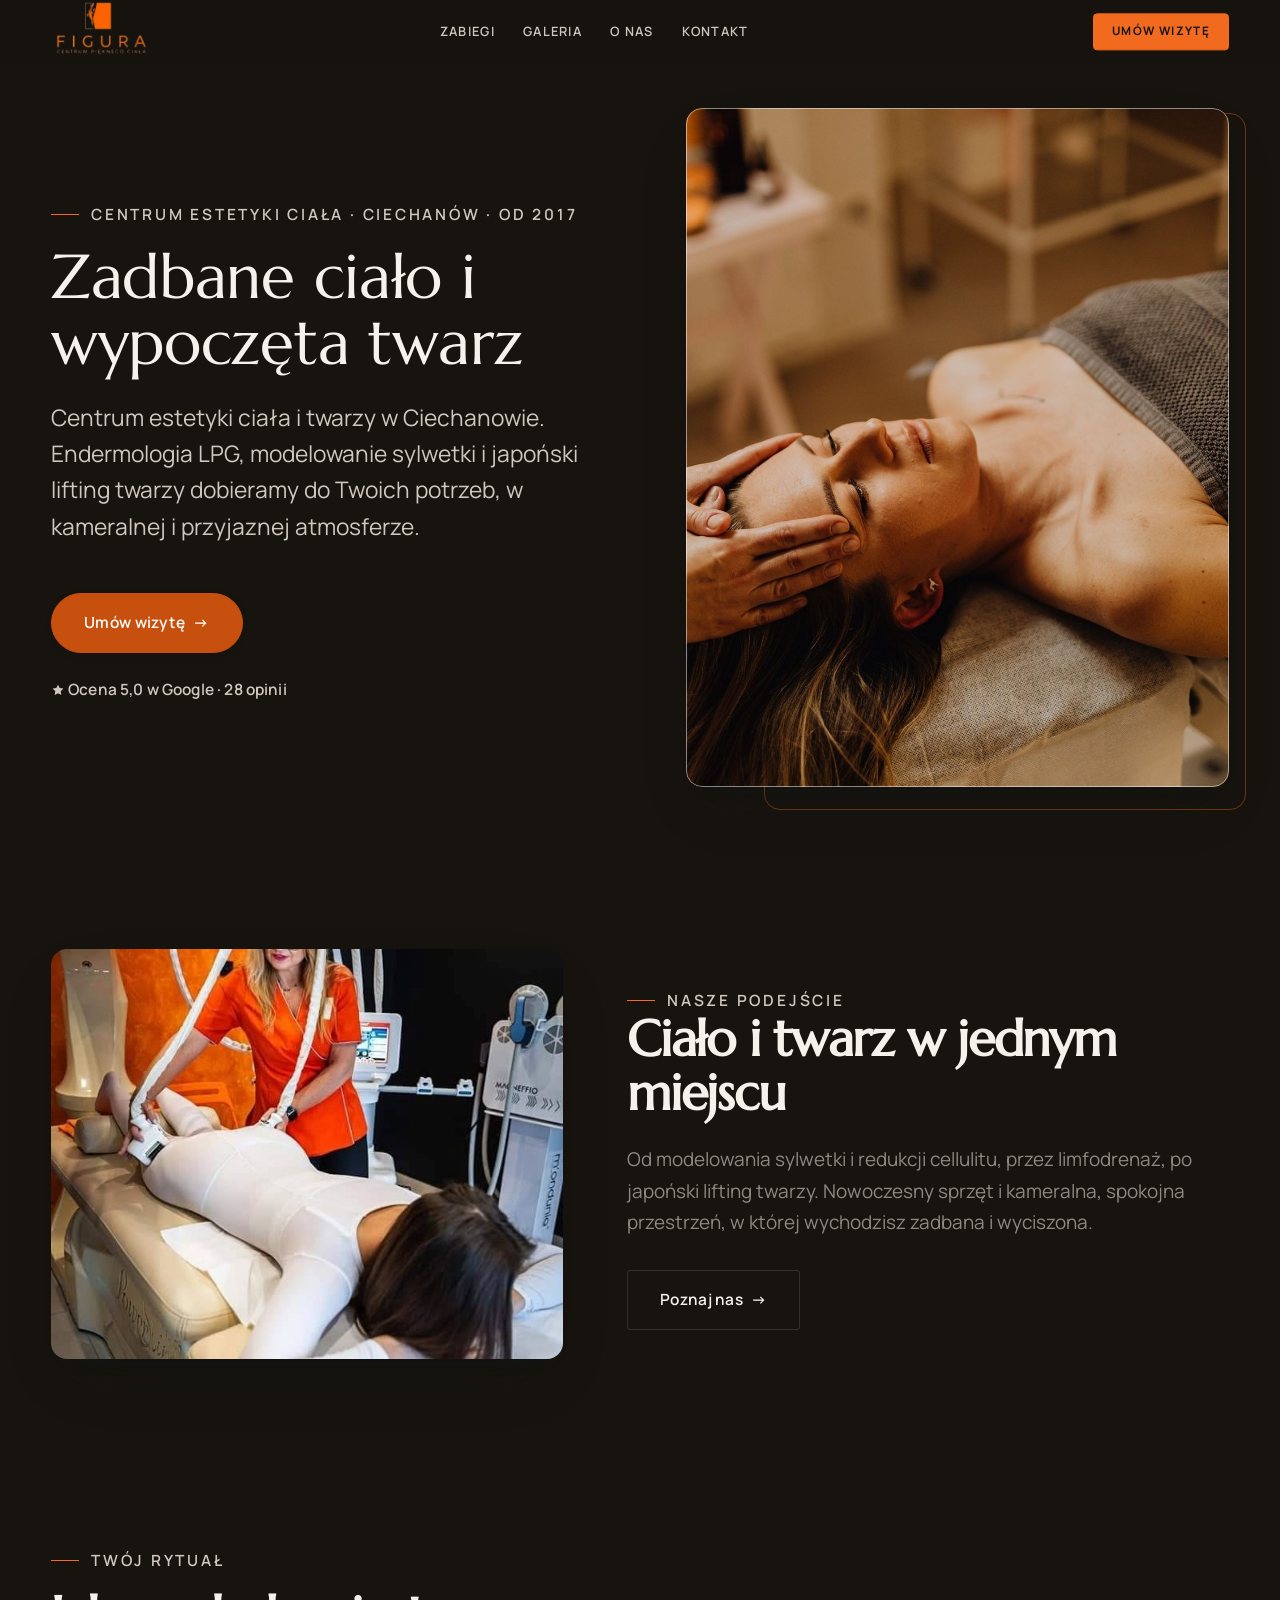
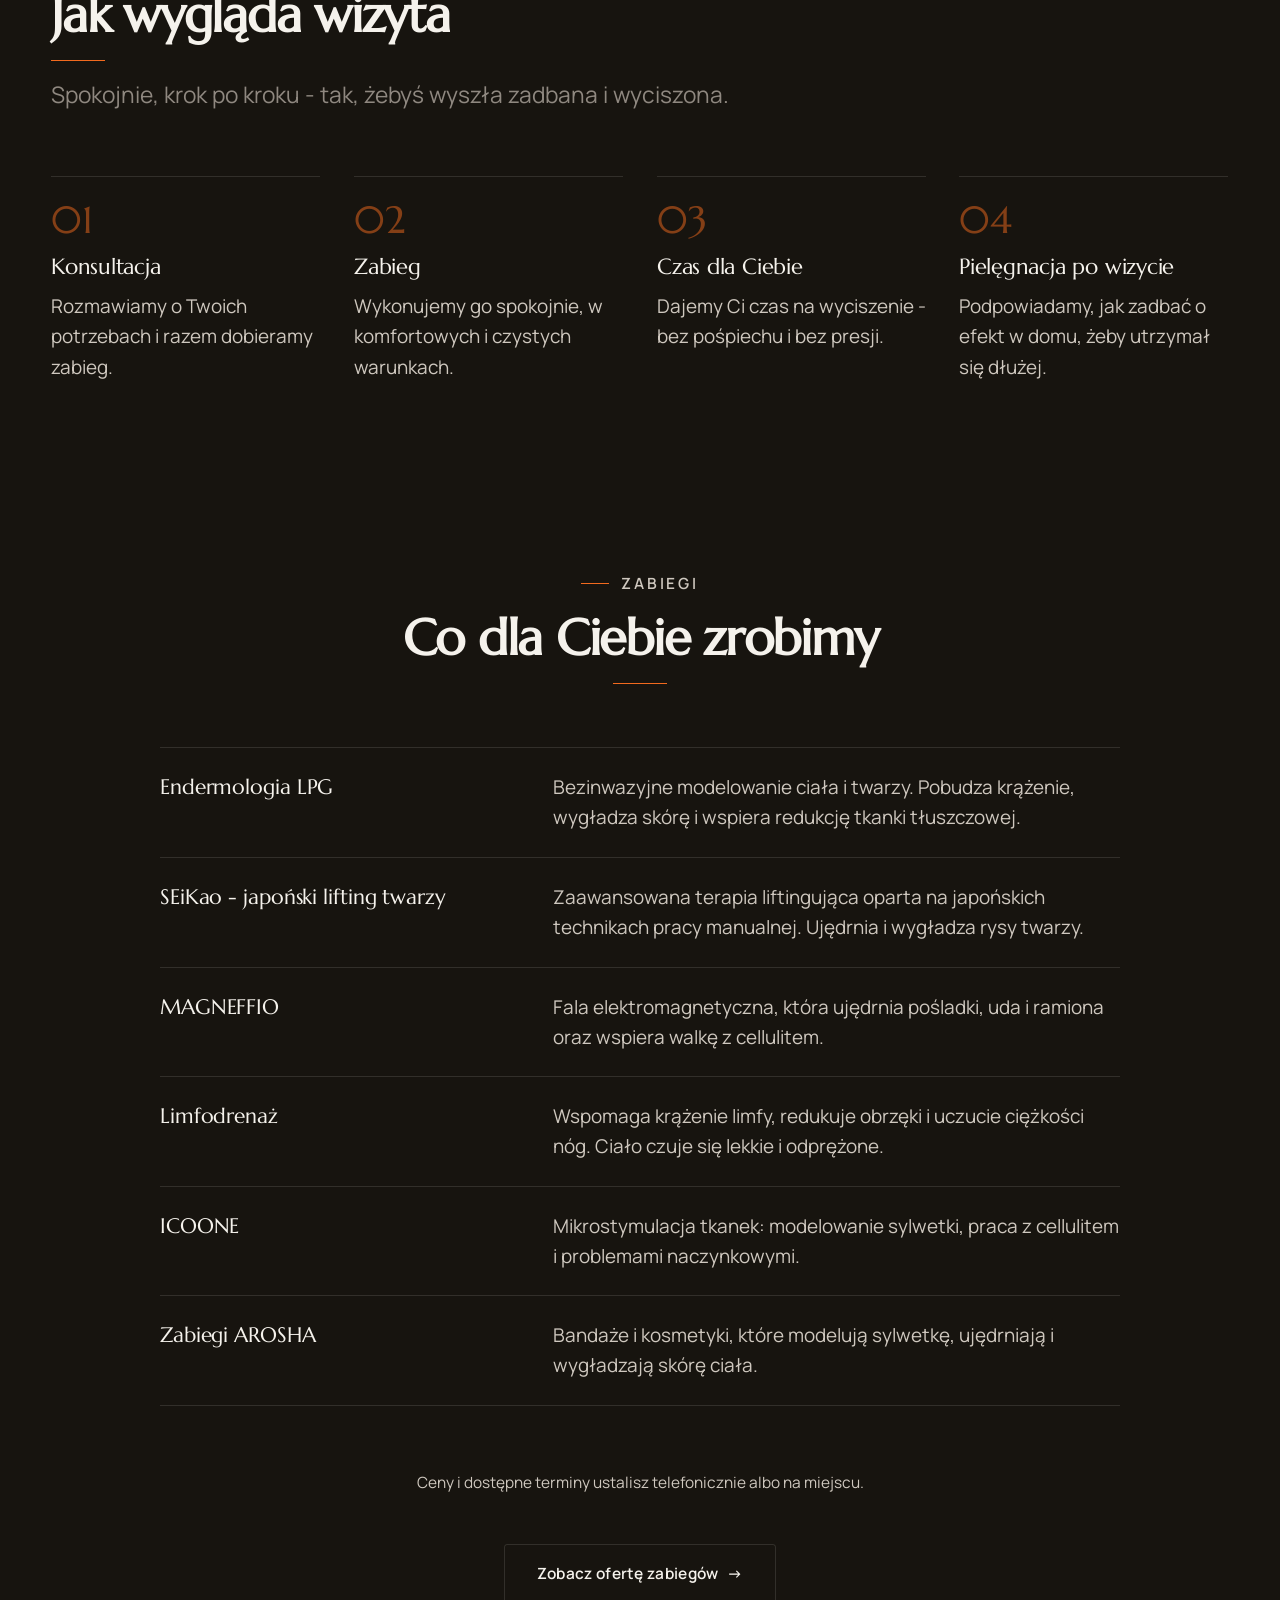
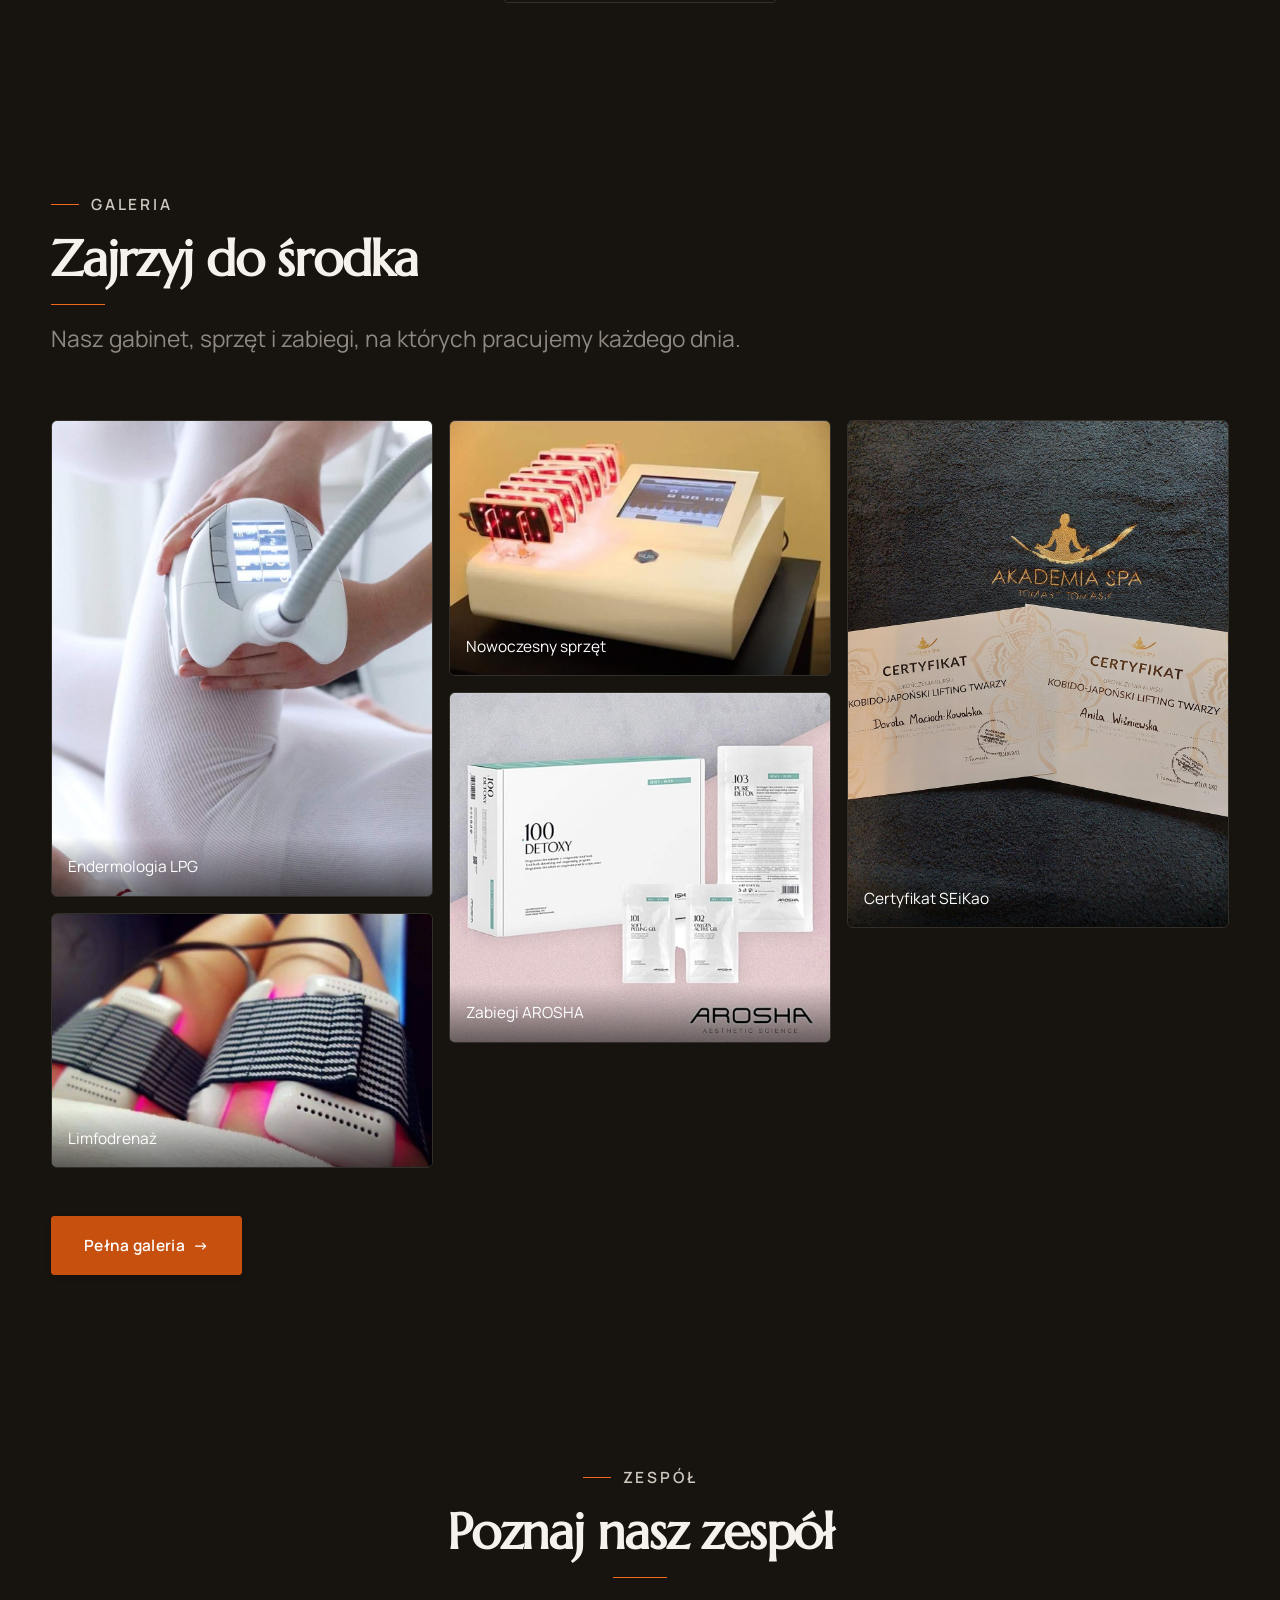
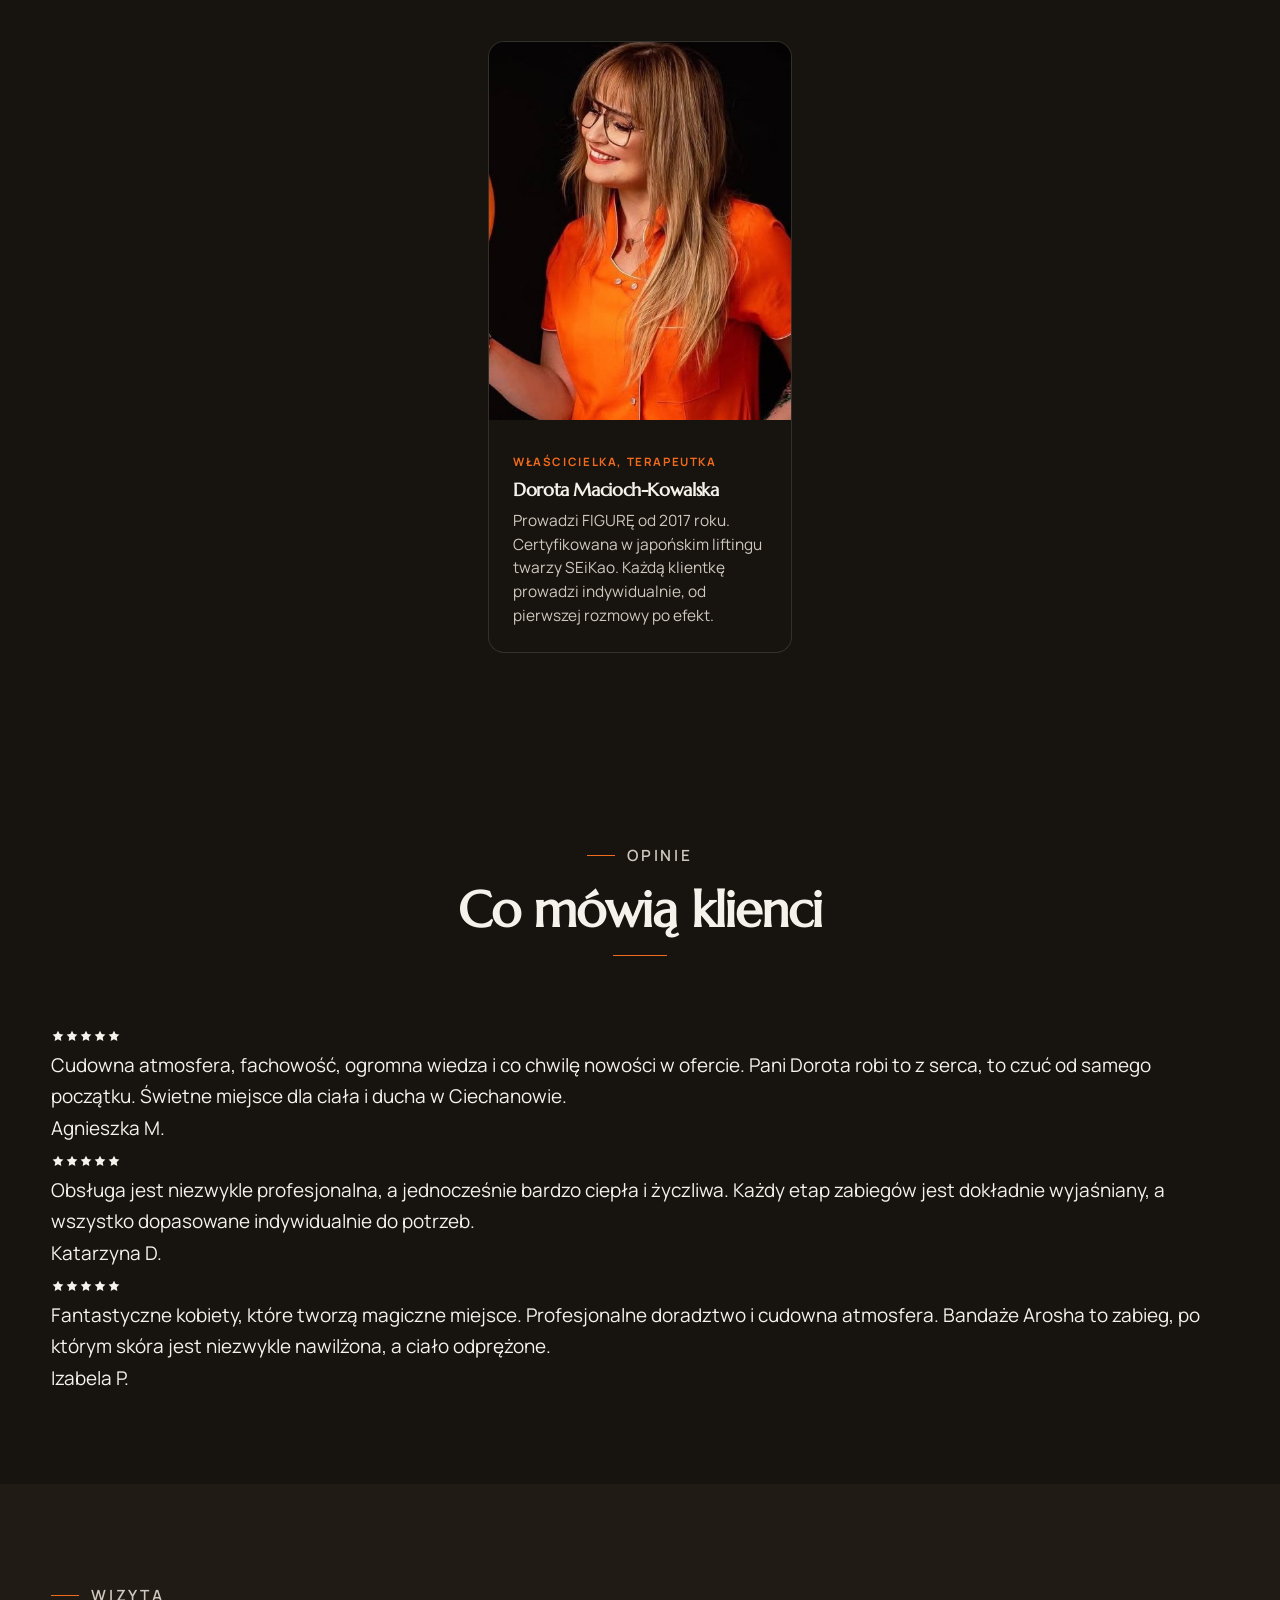
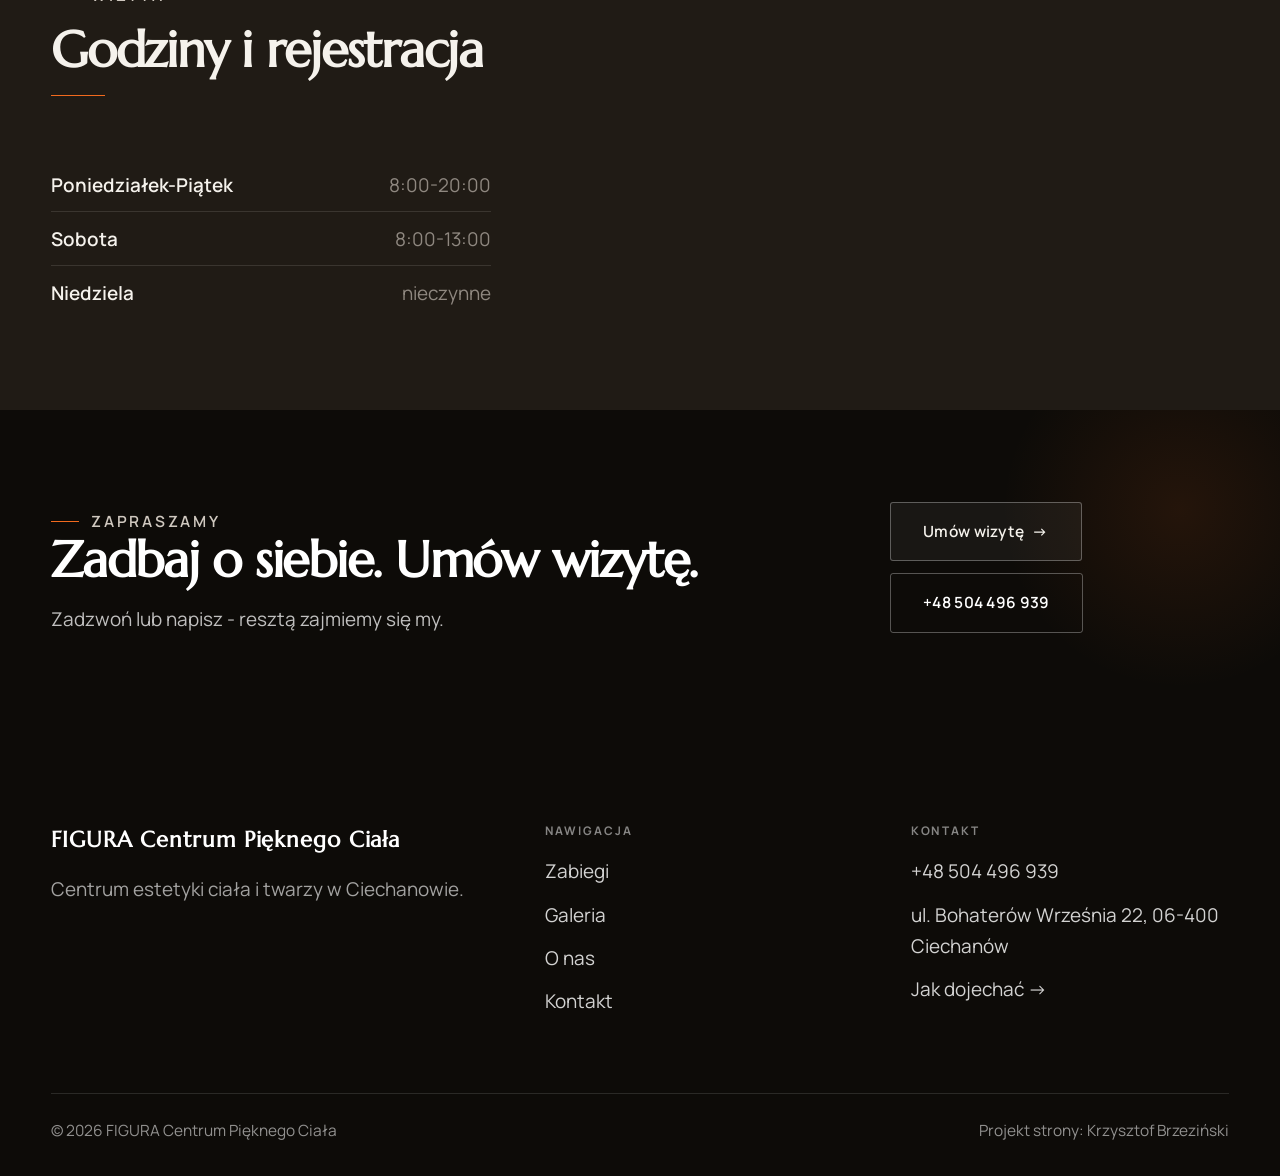
<file: index.html>
<!DOCTYPE html>
<html lang="pl">
<head>
<meta charset="UTF-8">
<meta name="viewport" content="width=device-width, initial-scale=1.0">
<title>FIGURA Centrum Pięknego Ciała</title>
<meta name="description" content="Centrum estetyki ciała i twarzy w Ciechanowie. Endermologia LPG, modelowanie sylwetki, limfodrenaż i japoński lifting twarzy SEiKao. Ocena 5,0 w Google.">
<link rel="preconnect" href="https://fonts.googleapis.com">
<link rel="preconnect" href="https://fonts.gstatic.com" crossorigin>
<link href="https://fonts.googleapis.com/css2?family=Marcellus&family=Manrope:wght@400;500;600;700&display=swap" rel="stylesheet">
<link rel="stylesheet" href="assets/styles.css">
<meta name="nb-deploy" content="d7f749f58da7">
</head>
<body>

<header class="nav">
  <div class="wrap nav-inner">
    <a class="brand brand-has-logo" href="index.html"><img class="brand-logo" src="img/logo.png" alt="FIGURA Centrum Pięknego Ciała"></a>
    <nav class="nav-links">
      <a href="oferta.html">Zabiegi</a>
      <a href="realizacje.html">Galeria</a>
      <a href="o-nas.html">O nas</a>
      <a href="kontakt.html">Kontakt</a>
      <a href="kontakt.html" class="btn btn-accent">Umów wizytę</a>
    </nav>
    <button class="nav-toggle" aria-label="Menu"><span></span><span></span><span></span></button>
  </div>
</header>

<section class="hero-spa">
  <div class="wrap">
    <div class="hs-copy reveal">
      <span class="eyebrow">Centrum estetyki ciała · Ciechanów · od 2017</span>
      <h1 class="hs-claim">Zadbane ciało i wypoczęta twarz</h1>
      <p class="hs-lead">Centrum estetyki ciała i twarzy w Ciechanowie. Endermologia LPG, modelowanie sylwetki i japoński lifting twarzy dobieramy do Twoich potrzeb, w kameralnej i przyjaznej atmosferze.</p>
      <a href="kontakt.html" class="btn btn-accent hs-cta">Umów wizytę <span class="arr">→</span></a>
      <p class="hs-rating"><svg class="ico-star" width="14" height="14" viewBox="0 0 24 24" style="vertical-align:-2px" aria-hidden="true"><path d="M12 2.8l2.85 5.8 6.4.93-4.63 4.5 1.1 6.37L12 17.4l-5.72 3 1.1-6.37-4.63-4.5 6.4-.93L12 2.8Z" fill="currentColor"/></svg> Ocena 5,0 w Google · 28 opinii</p>
    </div>
    <figure class="hs-fig reveal"><img src="img/hero.jpg" alt="FIGURA Centrum Pięknego Ciała"></figure>
  </div>
</section>
<section>
  <div class="wrap split">
    <div class="split-art reveal"><img src="img/g1.jpg" alt="FIGURA Centrum Pięknego Ciała" loading="lazy"></div>
    <div class="split-copy reveal">
      <span class="eyebrow">Nasze podejście</span>
      <h2>Ciało i twarz w jednym miejscu</h2>
      <p class="muted">Od modelowania sylwetki i redukcji cellulitu, przez limfodrenaż, po japoński lifting twarzy. Nowoczesny sprzęt i kameralna, spokojna przestrzeń, w której wychodzisz zadbana i wyciszona.</p>
      <a href="o-nas.html" class="btn btn-ghost">Poznaj nas <span class="arr">→</span></a>
    </div>
  </div>
</section>
<section class="rytual">
  <div class="wrap">
    <div class="head reveal">
      <span class="eyebrow">Twój rytuał</span>
      <h2>Jak wygląda wizyta</h2>
      <p>Spokojnie, krok po kroku - tak, żebyś wyszła zadbana i wyciszona.</p>
    </div>
    <div class="ryt-steps">
      <div class="ryt-step reveal"><span class="ryt-no">01</span><h3>Konsultacja</h3><p>Rozmawiamy o Twoich potrzebach i razem dobieramy zabieg.</p></div>
      <div class="ryt-step reveal"><span class="ryt-no">02</span><h3>Zabieg</h3><p>Wykonujemy go spokojnie, w komfortowych i czystych warunkach.</p></div>
      <div class="ryt-step reveal"><span class="ryt-no">03</span><h3>Czas dla Ciebie</h3><p>Dajemy Ci czas na wyciszenie - bez pośpiechu i bez presji.</p></div>
      <div class="ryt-step reveal"><span class="ryt-no">04</span><h3>Pielęgnacja po wizycie</h3><p>Podpowiadamy, jak zadbać o efekt w domu, żeby utrzymał się dłużej.</p></div>
    </div>
  </div>
</section>
<section class="menu-sec">
  <div class="wrap">
    <div class="head center reveal">
      <span class="eyebrow">Zabiegi</span>
      <h2>Co dla Ciebie zrobimy</h2>
    </div>
    <div class="cennik">
      <div class="cennik-row reveal"><div class="cn-name"><h3>Endermologia LPG</h3></div><div class="cn-desc">Bezinwazyjne modelowanie ciała i twarzy. Pobudza krążenie, wygładza skórę i wspiera redukcję tkanki tłuszczowej.</div></div>
      <div class="cennik-row reveal"><div class="cn-name"><h3>SEiKao - japoński lifting twarzy</h3></div><div class="cn-desc">Zaawansowana terapia liftingująca oparta na japońskich technikach pracy manualnej. Ujędrnia i wygładza rysy twarzy.</div></div>
      <div class="cennik-row reveal"><div class="cn-name"><h3>MAGNEFFIO</h3></div><div class="cn-desc">Fala elektromagnetyczna, która ujędrnia pośladki, uda i ramiona oraz wspiera walkę z cellulitem.</div></div>
      <div class="cennik-row reveal"><div class="cn-name"><h3>Limfodrenaż</h3></div><div class="cn-desc">Wspomaga krążenie limfy, redukuje obrzęki i uczucie ciężkości nóg. Ciało czuje się lekkie i odprężone.</div></div>
      <div class="cennik-row reveal"><div class="cn-name"><h3>ICOONE</h3></div><div class="cn-desc">Mikrostymulacja tkanek: modelowanie sylwetki, praca z cellulitem i problemami naczynkowymi.</div></div>
      <div class="cennik-row reveal"><div class="cn-name"><h3>Zabiegi AROSHA</h3></div><div class="cn-desc">Bandaże i kosmetyki, które modelują sylwetkę, ujędrniają i wygładzają skórę ciała.</div></div>
    </div>
    <p class="menu-note">Ceny i dostępne terminy ustalisz telefonicznie albo na miejscu.</p>
    <div style="text-align:center;margin-top:var(--space-7)" class="reveal"><a href="oferta.html" class="btn btn-ghost">Zobacz ofertę zabiegów <span class="arr">→</span></a></div>
  </div>
</section>
<section>
  <div class="wrap">
    <div class="head reveal">
      <span class="eyebrow">Galeria</span>
      <h2>Zajrzyj do środka</h2>
      <p>Nasz gabinet, sprzęt i zabiegi, na których pracujemy każdego dnia.</p>
    </div>
    <div class="gallery-masonry">
      <figure class="m-tile reveal"><img src="img/g2.jpg" alt="Endermologia LPG" loading="lazy"><div class="cap">Endermologia LPG</div></figure>
      <figure class="m-tile reveal"><img src="img/g3.jpg" alt="Limfodrenaż" loading="lazy"><div class="cap">Limfodrenaż</div></figure>
      <figure class="m-tile reveal"><img src="img/g4.jpg" alt="Nowoczesny sprzęt" loading="lazy"><div class="cap">Nowoczesny sprzęt</div></figure>
      <figure class="m-tile reveal"><img src="img/g5.jpg" alt="Zabiegi AROSHA" loading="lazy"><div class="cap">Zabiegi AROSHA</div></figure>
      <figure class="m-tile reveal"><img src="img/g6.jpg" alt="Certyfikat SEiKao" loading="lazy"><div class="cap">Certyfikat SEiKao</div></figure>
    </div>
    <div style="margin-top:var(--space-7)" class="reveal"><a href="realizacje.html" class="btn btn-accent">Pełna galeria <span class="arr">→</span></a></div>
  </div>
</section>
<section class="zespol">
  <div class="wrap">
    <div class="head center reveal">
      <span class="eyebrow">Zespół</span>
      <h2>Poznaj nasz zespół</h2>
    </div>
    <div class="zespol-grid">
      <figure class="doc reveal"><div class="doc-photo"><img src="img/dorota.jpg" alt="Dorota Macioch-Kowalska" loading="lazy"></div><figcaption><span class="doc-role">Właścicielka, terapeutka</span><h3 class="doc-name">Dorota Macioch-Kowalska</h3><p class="doc-bio">Prowadzi FIGURĘ od 2017 roku. Certyfikowana w japońskim liftingu twarzy SEiKao. Każdą klientkę prowadzi indywidualnie, od pierwszej rozmowy po efekt.</p></figcaption></figure>
    </div>
  </div>
</section>
<section class="opinie">
  <div class="wrap">
    <div class="head center reveal">
      <span class="eyebrow">Opinie</span>
      <h2>Co mówią klienci</h2>
    </div>
    <div class="opinie-grid">
      <figure class="op-card reveal"><span class="op-star"><svg class="ico-star" width="14" height="14" viewBox="0 0 24 24" style="vertical-align:-2px" aria-hidden="true"><path d="M12 2.8l2.85 5.8 6.4.93-4.63 4.5 1.1 6.37L12 17.4l-5.72 3 1.1-6.37-4.63-4.5 6.4-.93L12 2.8Z" fill="currentColor"/></svg><svg class="ico-star" width="14" height="14" viewBox="0 0 24 24" style="vertical-align:-2px" aria-hidden="true"><path d="M12 2.8l2.85 5.8 6.4.93-4.63 4.5 1.1 6.37L12 17.4l-5.72 3 1.1-6.37-4.63-4.5 6.4-.93L12 2.8Z" fill="currentColor"/></svg><svg class="ico-star" width="14" height="14" viewBox="0 0 24 24" style="vertical-align:-2px" aria-hidden="true"><path d="M12 2.8l2.85 5.8 6.4.93-4.63 4.5 1.1 6.37L12 17.4l-5.72 3 1.1-6.37-4.63-4.5 6.4-.93L12 2.8Z" fill="currentColor"/></svg><svg class="ico-star" width="14" height="14" viewBox="0 0 24 24" style="vertical-align:-2px" aria-hidden="true"><path d="M12 2.8l2.85 5.8 6.4.93-4.63 4.5 1.1 6.37L12 17.4l-5.72 3 1.1-6.37-4.63-4.5 6.4-.93L12 2.8Z" fill="currentColor"/></svg><svg class="ico-star" width="14" height="14" viewBox="0 0 24 24" style="vertical-align:-2px" aria-hidden="true"><path d="M12 2.8l2.85 5.8 6.4.93-4.63 4.5 1.1 6.37L12 17.4l-5.72 3 1.1-6.37-4.63-4.5 6.4-.93L12 2.8Z" fill="currentColor"/></svg></span><blockquote>Cudowna atmosfera, fachowość, ogromna wiedza i co chwilę nowości w ofercie. Pani Dorota robi to z serca, to czuć od samego początku. Świetne miejsce dla ciała i ducha w Ciechanowie.</blockquote><span class="op-autor">Agnieszka M.</span></figure>
      <figure class="op-card reveal"><span class="op-star"><svg class="ico-star" width="14" height="14" viewBox="0 0 24 24" style="vertical-align:-2px" aria-hidden="true"><path d="M12 2.8l2.85 5.8 6.4.93-4.63 4.5 1.1 6.37L12 17.4l-5.72 3 1.1-6.37-4.63-4.5 6.4-.93L12 2.8Z" fill="currentColor"/></svg><svg class="ico-star" width="14" height="14" viewBox="0 0 24 24" style="vertical-align:-2px" aria-hidden="true"><path d="M12 2.8l2.85 5.8 6.4.93-4.63 4.5 1.1 6.37L12 17.4l-5.72 3 1.1-6.37-4.63-4.5 6.4-.93L12 2.8Z" fill="currentColor"/></svg><svg class="ico-star" width="14" height="14" viewBox="0 0 24 24" style="vertical-align:-2px" aria-hidden="true"><path d="M12 2.8l2.85 5.8 6.4.93-4.63 4.5 1.1 6.37L12 17.4l-5.72 3 1.1-6.37-4.63-4.5 6.4-.93L12 2.8Z" fill="currentColor"/></svg><svg class="ico-star" width="14" height="14" viewBox="0 0 24 24" style="vertical-align:-2px" aria-hidden="true"><path d="M12 2.8l2.85 5.8 6.4.93-4.63 4.5 1.1 6.37L12 17.4l-5.72 3 1.1-6.37-4.63-4.5 6.4-.93L12 2.8Z" fill="currentColor"/></svg><svg class="ico-star" width="14" height="14" viewBox="0 0 24 24" style="vertical-align:-2px" aria-hidden="true"><path d="M12 2.8l2.85 5.8 6.4.93-4.63 4.5 1.1 6.37L12 17.4l-5.72 3 1.1-6.37-4.63-4.5 6.4-.93L12 2.8Z" fill="currentColor"/></svg></span><blockquote>Obsługa jest niezwykle profesjonalna, a jednocześnie bardzo ciepła i życzliwa. Każdy etap zabiegów jest dokładnie wyjaśniany, a wszystko dopasowane indywidualnie do potrzeb.</blockquote><span class="op-autor">Katarzyna D.</span></figure>
      <figure class="op-card reveal"><span class="op-star"><svg class="ico-star" width="14" height="14" viewBox="0 0 24 24" style="vertical-align:-2px" aria-hidden="true"><path d="M12 2.8l2.85 5.8 6.4.93-4.63 4.5 1.1 6.37L12 17.4l-5.72 3 1.1-6.37-4.63-4.5 6.4-.93L12 2.8Z" fill="currentColor"/></svg><svg class="ico-star" width="14" height="14" viewBox="0 0 24 24" style="vertical-align:-2px" aria-hidden="true"><path d="M12 2.8l2.85 5.8 6.4.93-4.63 4.5 1.1 6.37L12 17.4l-5.72 3 1.1-6.37-4.63-4.5 6.4-.93L12 2.8Z" fill="currentColor"/></svg><svg class="ico-star" width="14" height="14" viewBox="0 0 24 24" style="vertical-align:-2px" aria-hidden="true"><path d="M12 2.8l2.85 5.8 6.4.93-4.63 4.5 1.1 6.37L12 17.4l-5.72 3 1.1-6.37-4.63-4.5 6.4-.93L12 2.8Z" fill="currentColor"/></svg><svg class="ico-star" width="14" height="14" viewBox="0 0 24 24" style="vertical-align:-2px" aria-hidden="true"><path d="M12 2.8l2.85 5.8 6.4.93-4.63 4.5 1.1 6.37L12 17.4l-5.72 3 1.1-6.37-4.63-4.5 6.4-.93L12 2.8Z" fill="currentColor"/></svg><svg class="ico-star" width="14" height="14" viewBox="0 0 24 24" style="vertical-align:-2px" aria-hidden="true"><path d="M12 2.8l2.85 5.8 6.4.93-4.63 4.5 1.1 6.37L12 17.4l-5.72 3 1.1-6.37-4.63-4.5 6.4-.93L12 2.8Z" fill="currentColor"/></svg></span><blockquote>Fantastyczne kobiety, które tworzą magiczne miejsce. Profesjonalne doradztwo i cudowna atmosfera. Bandaże Arosha to zabieg, po którym skóra jest niezwykle nawilżona, a ciało odprężone.</blockquote><span class="op-autor">Izabela P.</span></figure>
    </div>
  </div>
</section>
<section class="trust">
  <div class="wrap">
    <div class="head reveal">
      <span class="eyebrow">Wizyta</span>
      <h2>Godziny i rejestracja</h2>
    </div>
    <div class="godz reveal">
      <div class="godz-row"><b>Poniedziałek-Piątek</b><span>8:00-20:00</span></div>
      <div class="godz-row"><b>Sobota</b><span>8:00-13:00</span></div>
      <div class="godz-row"><b>Niedziela</b><span>nieczynne</span></div>
    </div>
  </div>
</section>
<section class="cta">
  <div class="wrap">
    <div class="reveal">
      <span class="eyebrow">Zapraszamy</span>
      <h2>Zadbaj o siebie. Umów wizytę.</h2>
      <p>Zadzwoń lub napisz - resztą zajmiemy się my.</p>
    </div>
    <div class="cta-actions reveal">
      <a href="kontakt.html" class="btn btn-light">Umów wizytę <span class="arr">→</span></a>
      <a href="tel:+48504496939" class="btn btn-ghost" style="color:#fff;border-color:rgba(255,255,255,.3)">+48 504 496 939</a>
    </div>
  </div>
</section>

<footer>
  <div class="wrap">
    <div class="foot-grid">
      <div class="foot-brand">
        <div class="name">FIGURA Centrum Pięknego Ciała</div>
        <p>Centrum estetyki ciała i twarzy w Ciechanowie.</p>
      </div>
      <div class="foot-col">
        <h4>Nawigacja</h4>
        <a href="oferta.html">Zabiegi</a>
        <a href="realizacje.html">Galeria</a>
        <a href="o-nas.html">O nas</a>
        <a href="kontakt.html">Kontakt</a>
      </div>
      <div class="foot-col">
        <h4>Kontakt</h4>
        <a href="tel:+48504496939">+48 504 496 939</a>
        <p>ul. Bohaterów Września 22, 06-400 Ciechanów</p>
        <a href="https://www.google.com/maps/place/FIGURA+CENTRUM+PI%C4%98KNEGO+CIA%C5%81A/@52.867561,20.5803518,17z" target="_blank" rel="noopener">Jak dojechać →</a>
      </div>
    </div>
    <div class="foot-bot">
      <span>© 2026 FIGURA Centrum Pięknego Ciała</span>
      <span>Projekt strony: Krzysztof Brzeziński</span>
    </div>
  </div>
</footer>
<div class="sticky-reserve"><a class="sr-book" href="kontakt.html">Umów wizytę</a><a class="sr-call" href="tel:+48504496939" aria-label="Zadzwoń"><svg class="ico-tel" width="16" height="16" viewBox="0 0 24 24" fill="none" aria-hidden="true"><path d="M6.6 10.8a15.5 15.5 0 0 0 6.6 6.6l2.2-2.2a1 1 0 0 1 1-.24 11.4 11.4 0 0 0 3.6.58 1 1 0 0 1 1 1V20a1 1 0 0 1-1 1A17 17 0 0 1 3 4a1 1 0 0 1 1-1h3.5a1 1 0 0 1 1 1c0 1.25.2 2.46.58 3.6a1 1 0 0 1-.25 1l-2.23 2.2Z" fill="currentColor"/></svg></a></div>

<script src="assets/main.js"></script>
</body>
</html>
</file>
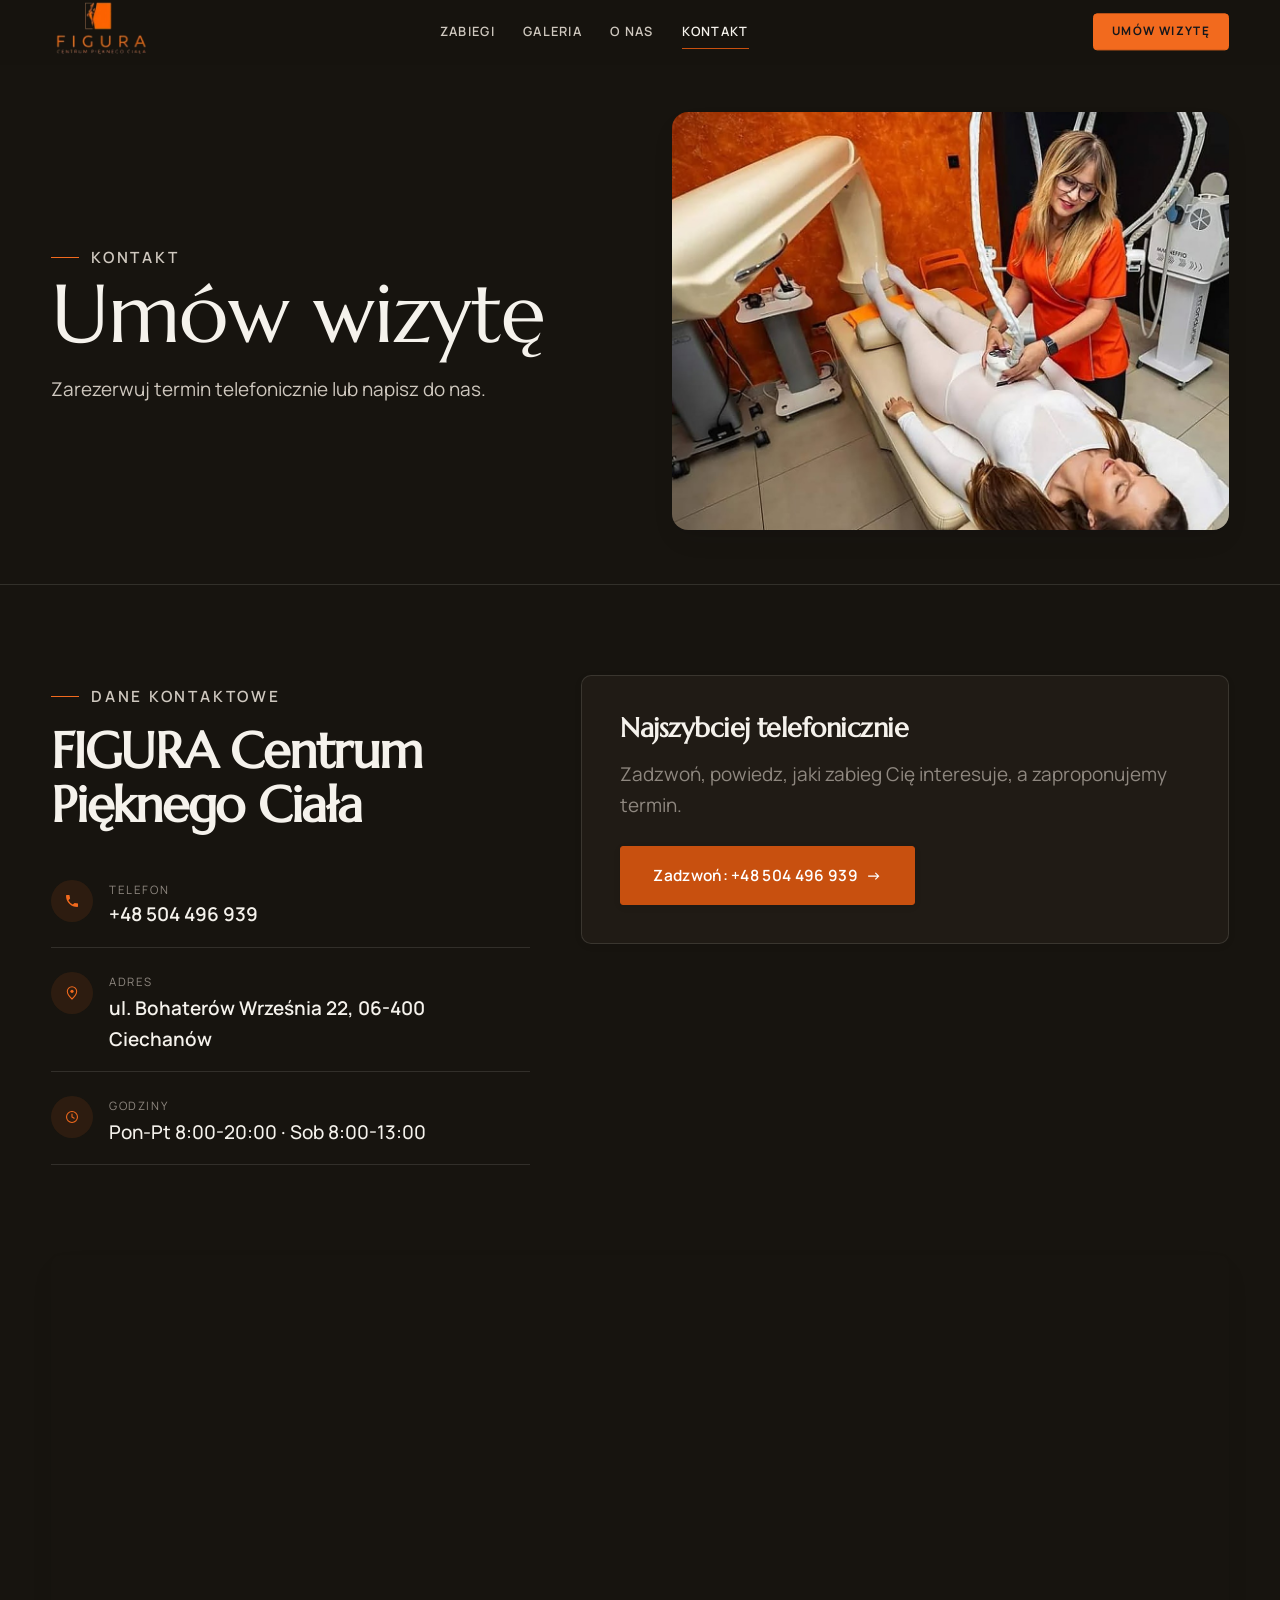
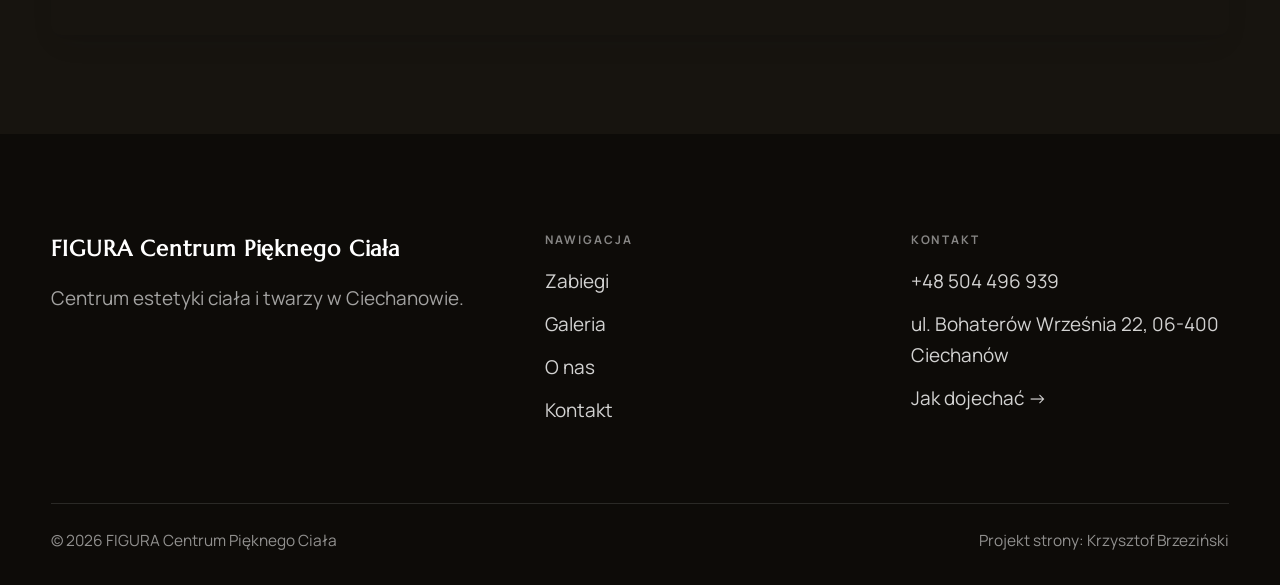
<file: kontakt.html>
<!DOCTYPE html>
<html lang="pl">
<head>
<meta charset="UTF-8">
<meta name="viewport" content="width=device-width, initial-scale=1.0">
<title>Kontakt - FIGURA Centrum Pięknego Ciała</title>
<meta name="description" content="Kontakt FIGURA Centrum Pięknego Ciała - ul. Bohaterów Września 22, 06-400 Ciechanów">
<link rel="preconnect" href="https://fonts.googleapis.com">
<link rel="preconnect" href="https://fonts.gstatic.com" crossorigin>
<link href="https://fonts.googleapis.com/css2?family=Marcellus&family=Manrope:wght@400;500;600;700&display=swap" rel="stylesheet">
<link rel="stylesheet" href="assets/styles.css">
</head>
<body>

<header class="nav">
  <div class="wrap nav-inner">
    <a class="brand brand-has-logo" href="index.html"><img class="brand-logo" src="img/logo.png" alt="FIGURA Centrum Pięknego Ciała"></a>
    <nav class="nav-links">
      <a href="oferta.html">Zabiegi</a>
      <a href="realizacje.html">Galeria</a>
      <a href="o-nas.html">O nas</a>
      <a href="kontakt.html" class="active">Kontakt</a>
      <a href="kontakt.html" class="btn btn-accent">Umów wizytę</a>
    </nav>
    <button class="nav-toggle" aria-label="Menu"><span></span><span></span><span></span></button>
  </div>
</header>

<section class="pagehead pagehead-soft">
  <div class="wrap">
    <figure class="ph-fig reveal"><img src="img/about.jpg" alt="FIGURA Centrum Pięknego Ciała - Umów wizytę" loading="lazy"></figure>
    <div class="ph-copy reveal">
      <span class="eyebrow">Kontakt</span>
      <h1>Umów wizytę</h1>
      <p>Zarezerwuj termin telefonicznie lub napisz do nas.</p>
    </div>
  </div>
</section>
<section>
  <div class="wrap contact-grid">
    <div class="reveal">
      <span class="eyebrow">Dane kontaktowe</span>
      <h2 style="margin:var(--space-4) 0 var(--space-6)">FIGURA Centrum Pięknego Ciała</h2>
      <div class="info-list">
        <div class="info-row"><div class="ic"><svg class="ico-tel" width="16" height="16" viewBox="0 0 24 24" fill="none" aria-hidden="true"><path d="M6.6 10.8a15.5 15.5 0 0 0 6.6 6.6l2.2-2.2a1 1 0 0 1 1-.24 11.4 11.4 0 0 0 3.6.58 1 1 0 0 1 1 1V20a1 1 0 0 1-1 1A17 17 0 0 1 3 4a1 1 0 0 1 1-1h3.5a1 1 0 0 1 1 1c0 1.25.2 2.46.58 3.6a1 1 0 0 1-.25 1l-2.23 2.2Z" fill="currentColor"/></svg></div><div><div class="lbl">Telefon</div><a class="val" href="tel:+48504496939">+48 504 496 939</a></div></div>
        <div class="info-row"><div class="ic"><svg class="ico-pin" width="16" height="16" viewBox="0 0 24 24" fill="none" aria-hidden="true"><path d="M12 21s7-6.1 7-11.5A7 7 0 0 0 5 9.5C5 14.9 12 21 12 21Z" stroke="currentColor" stroke-width="1.6" fill="none"/><circle cx="12" cy="9.5" r="2.4" fill="currentColor"/></svg></div><div><div class="lbl">Adres</div><div class="val">ul. Bohaterów Września 22, 06-400 Ciechanów</div></div></div>
        <div class="info-row"><div class="ic"><svg class="ico-clock" width="16" height="16" viewBox="0 0 24 24" fill="none" aria-hidden="true"><circle cx="12" cy="12" r="8.2" stroke="currentColor" stroke-width="1.6"/><path d="M12 7.5V12l3.2 1.9" stroke="currentColor" stroke-width="1.6" stroke-linecap="round"/></svg></div><div><div class="lbl">Godziny</div><div class="val" style="font-weight:500">Pon-Pt 8:00-20:00 · Sob 8:00-13:00</div></div></div>
      </div>
    </div>
    <div class="reveal">
      <div class="form">
        <h3 style="margin-bottom:var(--space-4)">Najszybciej telefonicznie</h3>
        <p class="muted" style="margin-bottom:var(--space-5)">Zadzwoń, powiedz, jaki zabieg Cię interesuje, a zaproponujemy termin.</p>
        <a href="tel:+48504496939" class="btn btn-accent" style="justify-content:center">Zadzwoń: +48 504 496 939 <span class="arr">→</span></a>
      </div>
    </div>
  </div>
</section>
<section style="padding-top:0">
  <div class="wrap reveal">
    <iframe class="map" title="FIGURA Centrum Pięknego Ciała - Ciechanów" src="https://maps.google.com/maps?q=52.867561%2C20.5803518&z=15&output=embed" loading="lazy" referrerpolicy="no-referrer-when-downgrade"></iframe>
  </div>
</section>

<footer>
  <div class="wrap">
    <div class="foot-grid">
      <div class="foot-brand">
        <div class="name">FIGURA Centrum Pięknego Ciała</div>
        <p>Centrum estetyki ciała i twarzy w Ciechanowie.</p>
      </div>
      <div class="foot-col">
        <h4>Nawigacja</h4>
        <a href="oferta.html">Zabiegi</a>
        <a href="realizacje.html">Galeria</a>
        <a href="o-nas.html">O nas</a>
        <a href="kontakt.html">Kontakt</a>
      </div>
      <div class="foot-col">
        <h4>Kontakt</h4>
        <a href="tel:+48504496939">+48 504 496 939</a>
        <p>ul. Bohaterów Września 22, 06-400 Ciechanów</p>
        <a href="https://www.google.com/maps/place/FIGURA+CENTRUM+PI%C4%98KNEGO+CIA%C5%81A/@52.867561,20.5803518,17z" target="_blank" rel="noopener">Jak dojechać →</a>
      </div>
    </div>
    <div class="foot-bot">
      <span>© 2026 FIGURA Centrum Pięknego Ciała</span>
      <span>Projekt strony: Krzysztof Brzeziński</span>
    </div>
  </div>
</footer>
<div class="sticky-reserve"><a class="sr-book" href="kontakt.html">Umów wizytę</a><a class="sr-call" href="tel:+48504496939" aria-label="Zadzwoń"><svg class="ico-tel" width="16" height="16" viewBox="0 0 24 24" fill="none" aria-hidden="true"><path d="M6.6 10.8a15.5 15.5 0 0 0 6.6 6.6l2.2-2.2a1 1 0 0 1 1-.24 11.4 11.4 0 0 0 3.6.58 1 1 0 0 1 1 1V20a1 1 0 0 1-1 1A17 17 0 0 1 3 4a1 1 0 0 1 1-1h3.5a1 1 0 0 1 1 1c0 1.25.2 2.46.58 3.6a1 1 0 0 1-.25 1l-2.23 2.2Z" fill="currentColor"/></svg></a></div>

<script src="assets/main.js"></script>
</body>
</html>
</file>
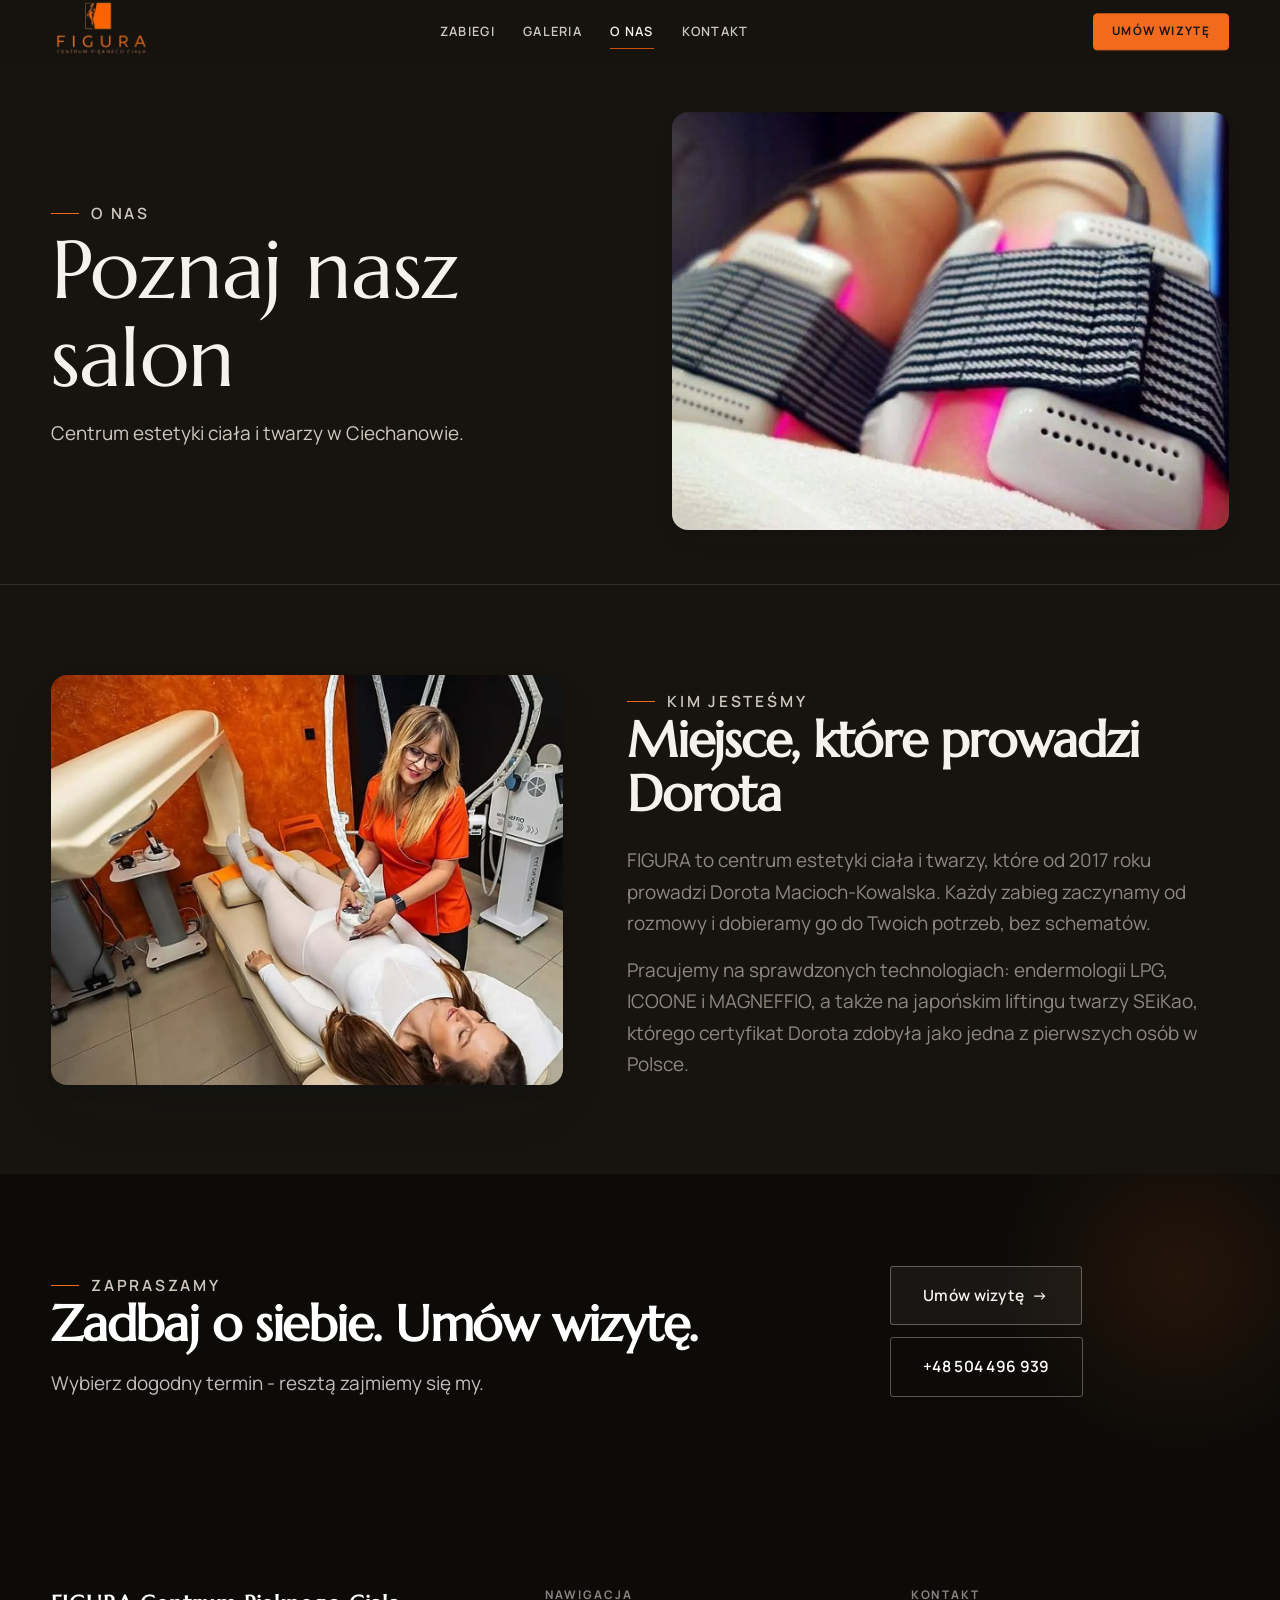
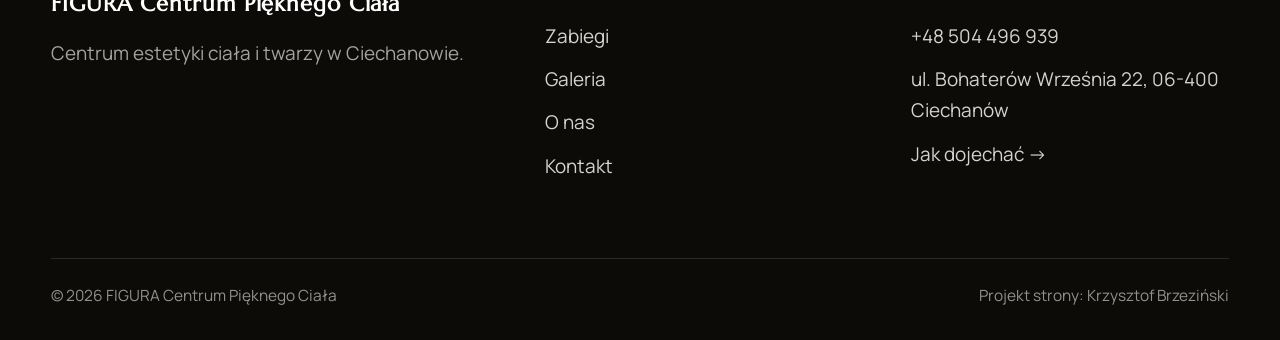
<file: o-nas.html>
<!DOCTYPE html>
<html lang="pl">
<head>
<meta charset="UTF-8">
<meta name="viewport" content="width=device-width, initial-scale=1.0">
<title>O nas - FIGURA Centrum Pięknego Ciała</title>
<meta name="description" content="Centrum estetyki ciała i twarzy w Ciechanowie. Endermologia LPG, modelowanie sylwetki, limfodrenaż i japoński lifting twarzy SEiKao. Ocena 5,0 w Google.">
<link rel="preconnect" href="https://fonts.googleapis.com">
<link rel="preconnect" href="https://fonts.gstatic.com" crossorigin>
<link href="https://fonts.googleapis.com/css2?family=Marcellus&family=Manrope:wght@400;500;600;700&display=swap" rel="stylesheet">
<link rel="stylesheet" href="assets/styles.css">
</head>
<body>

<header class="nav">
  <div class="wrap nav-inner">
    <a class="brand brand-has-logo" href="index.html"><img class="brand-logo" src="img/logo.png" alt="FIGURA Centrum Pięknego Ciała"></a>
    <nav class="nav-links">
      <a href="oferta.html">Zabiegi</a>
      <a href="realizacje.html">Galeria</a>
      <a href="o-nas.html" class="active">O nas</a>
      <a href="kontakt.html">Kontakt</a>
      <a href="kontakt.html" class="btn btn-accent">Umów wizytę</a>
    </nav>
    <button class="nav-toggle" aria-label="Menu"><span></span><span></span><span></span></button>
  </div>
</header>

<section class="pagehead pagehead-soft">
  <div class="wrap">
    <figure class="ph-fig reveal"><img src="img/g3.jpg" alt="FIGURA Centrum Pięknego Ciała - Poznaj nasz salon" loading="lazy"></figure>
    <div class="ph-copy reveal">
      <span class="eyebrow">O nas</span>
      <h1>Poznaj nasz salon</h1>
      <p>Centrum estetyki ciała i twarzy w Ciechanowie.</p>
    </div>
  </div>
</section>
<section>
  <div class="wrap split">
    <div class="split-art reveal"><img src="img/about.jpg" alt="FIGURA Centrum Pięknego Ciała" loading="lazy"></div>
    <div class="split-copy reveal">
      <span class="eyebrow">Kim jesteśmy</span>
      <h2>Miejsce, które prowadzi Dorota</h2>
      <p class="muted">FIGURA to centrum estetyki ciała i twarzy, które od 2017 roku prowadzi Dorota Macioch-Kowalska. Każdy zabieg zaczynamy od rozmowy i dobieramy go do Twoich potrzeb, bez schematów.</p>
      <p class="muted">Pracujemy na sprawdzonych technologiach: endermologii LPG, ICOONE i MAGNEFFIO, a także na japońskim liftingu twarzy SEiKao, którego certyfikat Dorota zdobyła jako jedna z pierwszych osób w Polsce.</p>
    </div>
  </div>
</section>


<section class="cta">
  <div class="wrap">
    <div class="reveal">
      <span class="eyebrow">Zapraszamy</span>
      <h2>Zadbaj o siebie. Umów wizytę.</h2>
      <p>Wybierz dogodny termin - resztą zajmiemy się my.</p>
    </div>
    <div class="cta-actions reveal">
      <a href="kontakt.html" class="btn btn-light">Umów wizytę <span class="arr">→</span></a>
      <a href="tel:+48504496939" class="btn btn-ghost" style="color:#fff;border-color:rgba(255,255,255,.3)">+48 504 496 939</a>
    </div>
  </div>
</section>

<footer>
  <div class="wrap">
    <div class="foot-grid">
      <div class="foot-brand">
        <div class="name">FIGURA Centrum Pięknego Ciała</div>
        <p>Centrum estetyki ciała i twarzy w Ciechanowie.</p>
      </div>
      <div class="foot-col">
        <h4>Nawigacja</h4>
        <a href="oferta.html">Zabiegi</a>
        <a href="realizacje.html">Galeria</a>
        <a href="o-nas.html">O nas</a>
        <a href="kontakt.html">Kontakt</a>
      </div>
      <div class="foot-col">
        <h4>Kontakt</h4>
        <a href="tel:+48504496939">+48 504 496 939</a>
        <p>ul. Bohaterów Września 22, 06-400 Ciechanów</p>
        <a href="https://www.google.com/maps/place/FIGURA+CENTRUM+PI%C4%98KNEGO+CIA%C5%81A/@52.867561,20.5803518,17z" target="_blank" rel="noopener">Jak dojechać →</a>
      </div>
    </div>
    <div class="foot-bot">
      <span>© 2026 FIGURA Centrum Pięknego Ciała</span>
      <span>Projekt strony: Krzysztof Brzeziński</span>
    </div>
  </div>
</footer>
<div class="sticky-reserve"><a class="sr-book" href="kontakt.html">Umów wizytę</a><a class="sr-call" href="tel:+48504496939" aria-label="Zadzwoń"><svg class="ico-tel" width="16" height="16" viewBox="0 0 24 24" fill="none" aria-hidden="true"><path d="M6.6 10.8a15.5 15.5 0 0 0 6.6 6.6l2.2-2.2a1 1 0 0 1 1-.24 11.4 11.4 0 0 0 3.6.58 1 1 0 0 1 1 1V20a1 1 0 0 1-1 1A17 17 0 0 1 3 4a1 1 0 0 1 1-1h3.5a1 1 0 0 1 1 1c0 1.25.2 2.46.58 3.6a1 1 0 0 1-.25 1l-2.23 2.2Z" fill="currentColor"/></svg></a></div>

<script src="assets/main.js"></script>
</body>
</html>
</file>
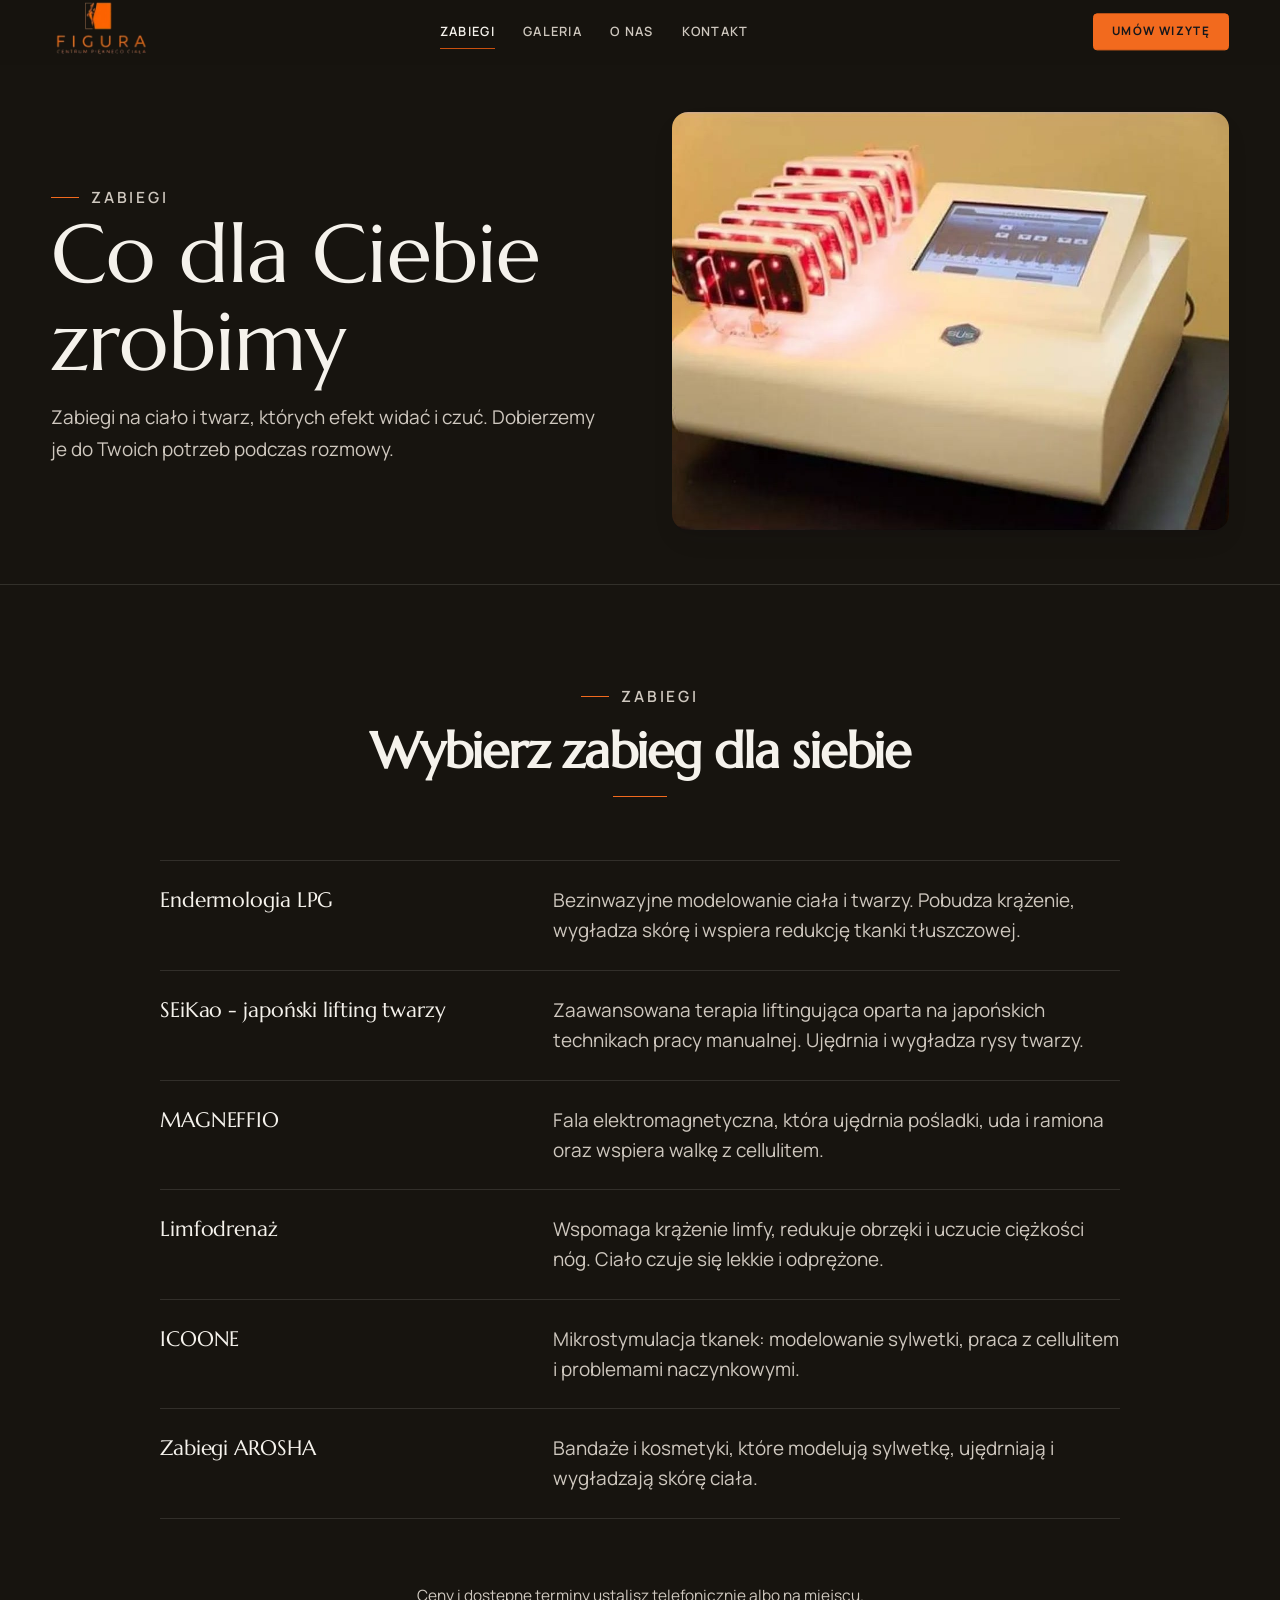
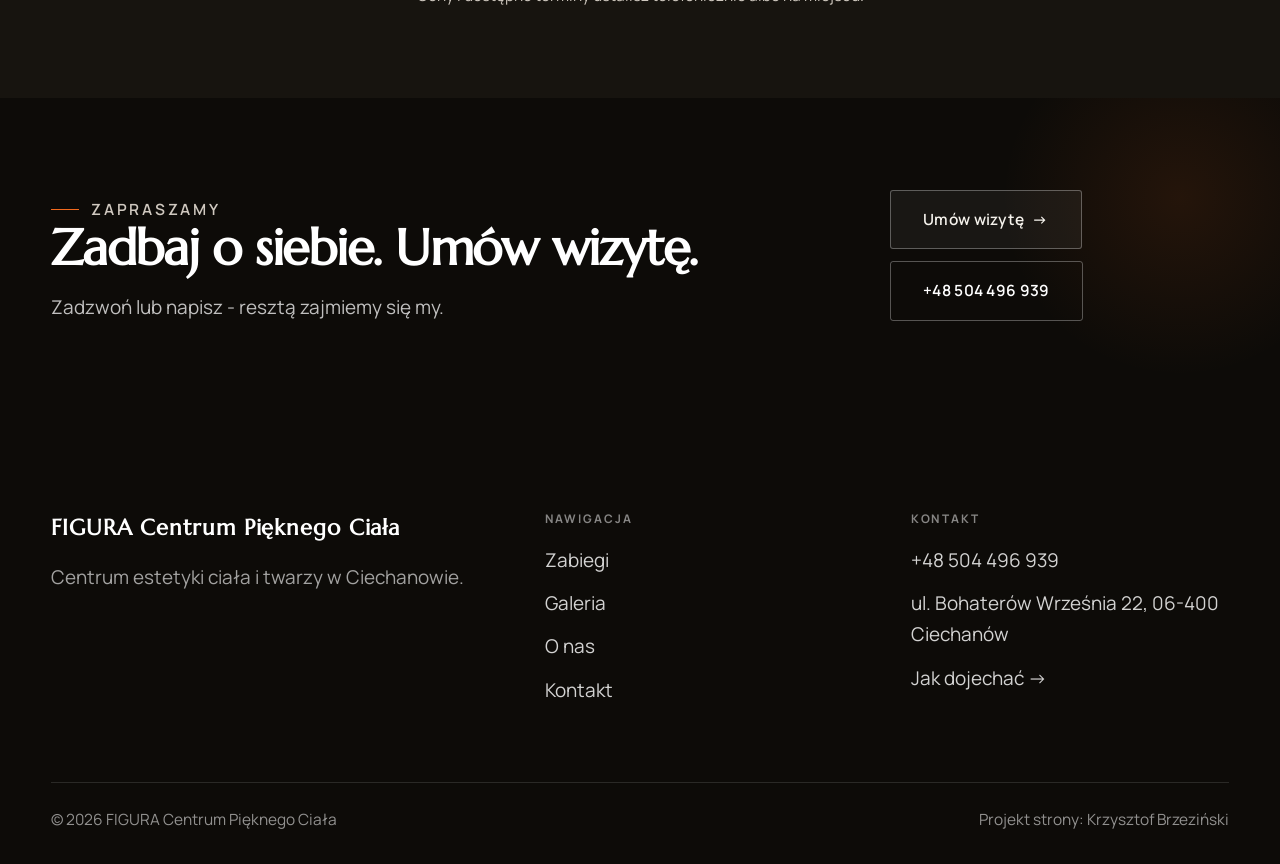
<file: oferta.html>
<!DOCTYPE html>
<html lang="pl">
<head>
<meta charset="UTF-8">
<meta name="viewport" content="width=device-width, initial-scale=1.0">
<title>Zabiegi - FIGURA Centrum Pięknego Ciała</title>
<meta name="description" content="Centrum estetyki ciała i twarzy w Ciechanowie. Endermologia LPG, modelowanie sylwetki, limfodrenaż i japoński lifting twarzy SEiKao. Ocena 5,0 w Google.">
<link rel="preconnect" href="https://fonts.googleapis.com">
<link rel="preconnect" href="https://fonts.gstatic.com" crossorigin>
<link href="https://fonts.googleapis.com/css2?family=Marcellus&family=Manrope:wght@400;500;600;700&display=swap" rel="stylesheet">
<link rel="stylesheet" href="assets/styles.css">
</head>
<body>

<header class="nav">
  <div class="wrap nav-inner">
    <a class="brand brand-has-logo" href="index.html"><img class="brand-logo" src="img/logo.png" alt="FIGURA Centrum Pięknego Ciała"></a>
    <nav class="nav-links">
      <a href="oferta.html" class="active">Zabiegi</a>
      <a href="realizacje.html">Galeria</a>
      <a href="o-nas.html">O nas</a>
      <a href="kontakt.html">Kontakt</a>
      <a href="kontakt.html" class="btn btn-accent">Umów wizytę</a>
    </nav>
    <button class="nav-toggle" aria-label="Menu"><span></span><span></span><span></span></button>
  </div>
</header>

<section class="pagehead pagehead-soft">
  <div class="wrap">
    <figure class="ph-fig reveal"><img src="img/g4.jpg" alt="FIGURA Centrum Pięknego Ciała - Co dla Ciebie zrobimy" loading="lazy"></figure>
    <div class="ph-copy reveal">
      <span class="eyebrow">Zabiegi</span>
      <h1>Co dla Ciebie zrobimy</h1>
      <p>Zabiegi na ciało i twarz, których efekt widać i czuć. Dobierzemy je do Twoich potrzeb podczas rozmowy.</p>
    </div>
  </div>
</section>
<section class="menu-sec">
  <div class="wrap">
    <div class="head center reveal">
      <span class="eyebrow">Zabiegi</span>
      <h2>Wybierz zabieg dla siebie</h2>
    </div>
    <div class="cennik">
      <div class="cennik-row reveal"><div class="cn-name"><h3>Endermologia LPG</h3></div><div class="cn-desc">Bezinwazyjne modelowanie ciała i twarzy. Pobudza krążenie, wygładza skórę i wspiera redukcję tkanki tłuszczowej.</div></div>
      <div class="cennik-row reveal"><div class="cn-name"><h3>SEiKao - japoński lifting twarzy</h3></div><div class="cn-desc">Zaawansowana terapia liftingująca oparta na japońskich technikach pracy manualnej. Ujędrnia i wygładza rysy twarzy.</div></div>
      <div class="cennik-row reveal"><div class="cn-name"><h3>MAGNEFFIO</h3></div><div class="cn-desc">Fala elektromagnetyczna, która ujędrnia pośladki, uda i ramiona oraz wspiera walkę z cellulitem.</div></div>
      <div class="cennik-row reveal"><div class="cn-name"><h3>Limfodrenaż</h3></div><div class="cn-desc">Wspomaga krążenie limfy, redukuje obrzęki i uczucie ciężkości nóg. Ciało czuje się lekkie i odprężone.</div></div>
      <div class="cennik-row reveal"><div class="cn-name"><h3>ICOONE</h3></div><div class="cn-desc">Mikrostymulacja tkanek: modelowanie sylwetki, praca z cellulitem i problemami naczynkowymi.</div></div>
      <div class="cennik-row reveal"><div class="cn-name"><h3>Zabiegi AROSHA</h3></div><div class="cn-desc">Bandaże i kosmetyki, które modelują sylwetkę, ujędrniają i wygładzają skórę ciała.</div></div>
    </div>
    <p class="menu-note">Ceny i dostępne terminy ustalisz telefonicznie albo na miejscu.</p>
  </div>
</section>
<section class="cta">
  <div class="wrap">
    <div class="reveal">
      <span class="eyebrow">Zapraszamy</span>
      <h2>Zadbaj o siebie. Umów wizytę.</h2>
      <p>Zadzwoń lub napisz - resztą zajmiemy się my.</p>
    </div>
    <div class="cta-actions reveal">
      <a href="kontakt.html" class="btn btn-light">Umów wizytę <span class="arr">→</span></a>
      <a href="tel:+48504496939" class="btn btn-ghost" style="color:#fff;border-color:rgba(255,255,255,.3)">+48 504 496 939</a>
    </div>
  </div>
</section>

<footer>
  <div class="wrap">
    <div class="foot-grid">
      <div class="foot-brand">
        <div class="name">FIGURA Centrum Pięknego Ciała</div>
        <p>Centrum estetyki ciała i twarzy w Ciechanowie.</p>
      </div>
      <div class="foot-col">
        <h4>Nawigacja</h4>
        <a href="oferta.html">Zabiegi</a>
        <a href="realizacje.html">Galeria</a>
        <a href="o-nas.html">O nas</a>
        <a href="kontakt.html">Kontakt</a>
      </div>
      <div class="foot-col">
        <h4>Kontakt</h4>
        <a href="tel:+48504496939">+48 504 496 939</a>
        <p>ul. Bohaterów Września 22, 06-400 Ciechanów</p>
        <a href="https://www.google.com/maps/place/FIGURA+CENTRUM+PI%C4%98KNEGO+CIA%C5%81A/@52.867561,20.5803518,17z" target="_blank" rel="noopener">Jak dojechać →</a>
      </div>
    </div>
    <div class="foot-bot">
      <span>© 2026 FIGURA Centrum Pięknego Ciała</span>
      <span>Projekt strony: Krzysztof Brzeziński</span>
    </div>
  </div>
</footer>
<div class="sticky-reserve"><a class="sr-book" href="kontakt.html">Umów wizytę</a><a class="sr-call" href="tel:+48504496939" aria-label="Zadzwoń"><svg class="ico-tel" width="16" height="16" viewBox="0 0 24 24" fill="none" aria-hidden="true"><path d="M6.6 10.8a15.5 15.5 0 0 0 6.6 6.6l2.2-2.2a1 1 0 0 1 1-.24 11.4 11.4 0 0 0 3.6.58 1 1 0 0 1 1 1V20a1 1 0 0 1-1 1A17 17 0 0 1 3 4a1 1 0 0 1 1-1h3.5a1 1 0 0 1 1 1c0 1.25.2 2.46.58 3.6a1 1 0 0 1-.25 1l-2.23 2.2Z" fill="currentColor"/></svg></a></div>

<script src="assets/main.js"></script>
</body>
</html>
</file>
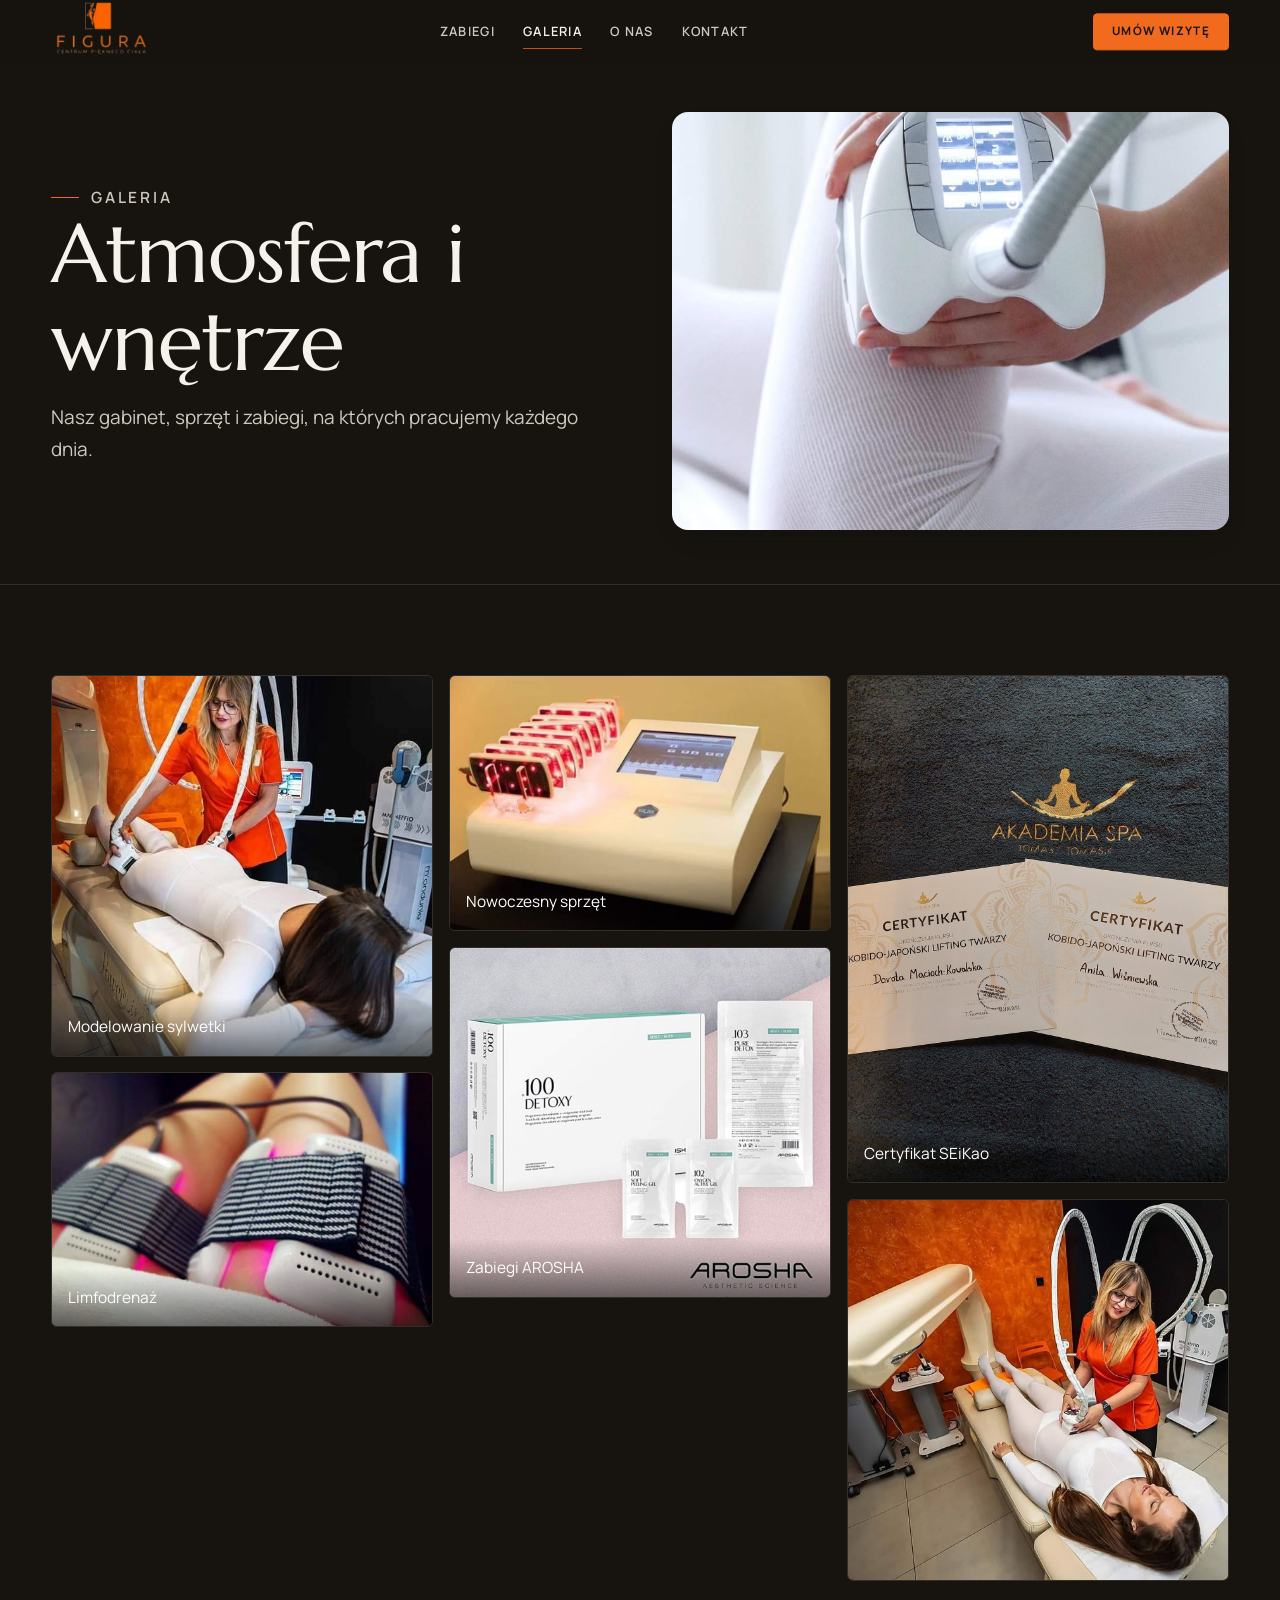
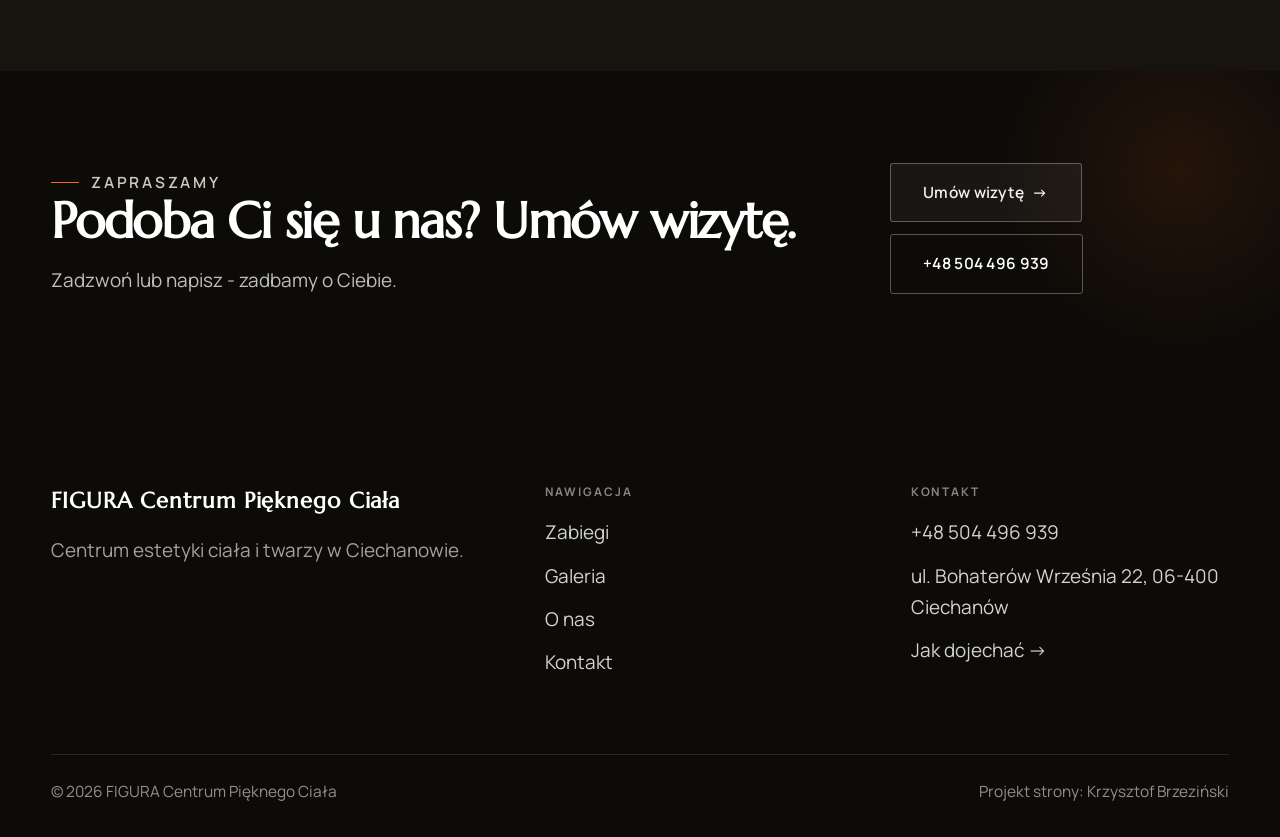
<file: realizacje.html>
<!DOCTYPE html>
<html lang="pl">
<head>
<meta charset="UTF-8">
<meta name="viewport" content="width=device-width, initial-scale=1.0">
<title>Galeria - FIGURA Centrum Pięknego Ciała</title>
<meta name="description" content="Galeria FIGURA Centrum Pięknego Ciała: Modelowanie sylwetki, Endermologia LPG, Limfodrenaż, Nowoczesny sprzęt, Zabiegi AROSHA">
<link rel="preconnect" href="https://fonts.googleapis.com">
<link rel="preconnect" href="https://fonts.gstatic.com" crossorigin>
<link href="https://fonts.googleapis.com/css2?family=Marcellus&family=Manrope:wght@400;500;600;700&display=swap" rel="stylesheet">
<link rel="stylesheet" href="assets/styles.css">
</head>
<body>

<header class="nav">
  <div class="wrap nav-inner">
    <a class="brand brand-has-logo" href="index.html"><img class="brand-logo" src="img/logo.png" alt="FIGURA Centrum Pięknego Ciała"></a>
    <nav class="nav-links">
      <a href="oferta.html">Zabiegi</a>
      <a href="realizacje.html" class="active">Galeria</a>
      <a href="o-nas.html">O nas</a>
      <a href="kontakt.html">Kontakt</a>
      <a href="kontakt.html" class="btn btn-accent">Umów wizytę</a>
    </nav>
    <button class="nav-toggle" aria-label="Menu"><span></span><span></span><span></span></button>
  </div>
</header>

<section class="pagehead pagehead-soft">
  <div class="wrap">
    <figure class="ph-fig reveal"><img src="img/g2.jpg" alt="FIGURA Centrum Pięknego Ciała - Atmosfera i wnętrze" loading="lazy"></figure>
    <div class="ph-copy reveal">
      <span class="eyebrow">Galeria</span>
      <h1>Atmosfera i wnętrze</h1>
      <p>Nasz gabinet, sprzęt i zabiegi, na których pracujemy każdego dnia.</p>
    </div>
  </div>
</section>
<section>
  <div class="wrap">
    <div class="gallery-masonry">
      <figure class="m-tile reveal"><img src="img/g1.jpg" alt="Modelowanie sylwetki" loading="lazy"><div class="cap">Modelowanie sylwetki</div></figure>
      <figure class="m-tile reveal"><img src="img/g3.jpg" alt="Limfodrenaż" loading="lazy"><div class="cap">Limfodrenaż</div></figure>
      <figure class="m-tile reveal"><img src="img/g4.jpg" alt="Nowoczesny sprzęt" loading="lazy"><div class="cap">Nowoczesny sprzęt</div></figure>
      <figure class="m-tile reveal"><img src="img/g5.jpg" alt="Zabiegi AROSHA" loading="lazy"><div class="cap">Zabiegi AROSHA</div></figure>
      <figure class="m-tile reveal"><img src="img/g6.jpg" alt="Certyfikat SEiKao" loading="lazy"><div class="cap">Certyfikat SEiKao</div></figure>
      <figure class="m-tile reveal"><img src="img/about.jpg" alt="FIGURA Centrum Pięknego Ciała" loading="lazy"></figure>
    </div>
  </div>
</section>
<section class="cta">
  <div class="wrap">
    <div class="reveal">
      <span class="eyebrow">Zapraszamy</span>
      <h2>Podoba Ci się u nas? Umów wizytę.</h2>
      <p>Zadzwoń lub napisz - zadbamy o Ciebie.</p>
    </div>
    <div class="cta-actions reveal">
      <a href="kontakt.html" class="btn btn-light">Umów wizytę <span class="arr">→</span></a>
      <a href="tel:+48504496939" class="btn btn-ghost" style="color:#fff;border-color:rgba(255,255,255,.3)">+48 504 496 939</a>
    </div>
  </div>
</section>

<footer>
  <div class="wrap">
    <div class="foot-grid">
      <div class="foot-brand">
        <div class="name">FIGURA Centrum Pięknego Ciała</div>
        <p>Centrum estetyki ciała i twarzy w Ciechanowie.</p>
      </div>
      <div class="foot-col">
        <h4>Nawigacja</h4>
        <a href="oferta.html">Zabiegi</a>
        <a href="realizacje.html">Galeria</a>
        <a href="o-nas.html">O nas</a>
        <a href="kontakt.html">Kontakt</a>
      </div>
      <div class="foot-col">
        <h4>Kontakt</h4>
        <a href="tel:+48504496939">+48 504 496 939</a>
        <p>ul. Bohaterów Września 22, 06-400 Ciechanów</p>
        <a href="https://www.google.com/maps/place/FIGURA+CENTRUM+PI%C4%98KNEGO+CIA%C5%81A/@52.867561,20.5803518,17z" target="_blank" rel="noopener">Jak dojechać →</a>
      </div>
    </div>
    <div class="foot-bot">
      <span>© 2026 FIGURA Centrum Pięknego Ciała</span>
      <span>Projekt strony: Krzysztof Brzeziński</span>
    </div>
  </div>
</footer>
<div class="sticky-reserve"><a class="sr-book" href="kontakt.html">Umów wizytę</a><a class="sr-call" href="tel:+48504496939" aria-label="Zadzwoń"><svg class="ico-tel" width="16" height="16" viewBox="0 0 24 24" fill="none" aria-hidden="true"><path d="M6.6 10.8a15.5 15.5 0 0 0 6.6 6.6l2.2-2.2a1 1 0 0 1 1-.24 11.4 11.4 0 0 0 3.6.58 1 1 0 0 1 1 1V20a1 1 0 0 1-1 1A17 17 0 0 1 3 4a1 1 0 0 1 1-1h3.5a1 1 0 0 1 1 1c0 1.25.2 2.46.58 3.6a1 1 0 0 1-.25 1l-2.23 2.2Z" fill="currentColor"/></svg></a></div>

<script src="assets/main.js"></script>
</body>
</html>
</file>
<file: assets/styles.css>
/* ============================================================
   STOLBASZ — premium, architektoniczny B2B fit-out
   Jasna paleta, zero brązu. System wg premium-web-craft.
   Projekt strony: Krzysztof Brzeziński
   ============================================================ */

:root{
  /* PALETA — jasna, architektoniczna, chłodna */
  --paper:#17140F;          /* główne tło */
  --paper-2:#201B15;        /* sekcje alternatywne (chłodny jasny szary) */
  --paper-3:#1A1611;        /* delikatne wypełnienia */
  --ink:#f5f2ec;            /* tekst główny — chłodny grafit */
  --ink-soft:#cfc8bf;       /* nagłówki drugorzędne */
  --muted:#8f8880;          /* tekst poboczny */
  --line:rgba(245,242,236,.12);/* hairline */
  --accent:#F26A1E;         /* stonowany petrol-slate — jedyny akcent */
  --accent-d:#C8500F;
  --accent-soft:rgba(242,106,30,.10);
  --dark:#0D0B08;           /* sekcje ciemne (stopka/CTA) */

  /* ODSTĘPY — skala 4/8 */
  --space-1:4px; --space-2:8px; --space-3:12px; --space-4:16px; --space-5:24px;
  --space-6:32px; --space-7:48px; --space-8:64px; --space-9:96px; --space-10:128px;

  /* TYPOGRAFIA — fluid clamp() (skala podbita 16.07.2026: większe, czytelniejsze litery — uwaga Adama) */
  --text-sm:clamp(.9rem,.87rem + .12vw,1rem);
  --text-base:clamp(1.08rem,1.04rem + .18vw,1.2rem);
  --text-lg:clamp(1.24rem,1.15rem + .34vw,1.44rem);
  --text-h3:clamp(1.34rem,1.22rem + .55vw,1.66rem);
  --text-h2:clamp(2.1rem,1.66rem + 2.1vw,3.1rem);
  --text-h1:clamp(2.9rem,2.1rem + 4vw,5.1rem);

  /* PROMIENIE — architektoniczne, raczej ostre */
  --r-sm:3px; --r-md:6px; --r-lg:10px;

  /* RUCH */
  --ease:cubic-bezier(.25,.46,.45,.94); --dur:.24s;

  /* CIENIE — miękkie, warstwowe */
  --sh-sm:0 1px 2px rgba(16,24,32,.04), 0 2px 8px rgba(16,24,32,.05);
  --sh-md:0 2px 6px rgba(16,24,32,.05), 0 12px 28px -8px rgba(16,24,32,.12);
  --sh-lg:0 6px 14px rgba(16,24,32,.07), 0 26px 56px -18px rgba(16,24,32,.22);

  --hairline:1px solid var(--line);

  --font-display:'Marcellus','Manrope',serif;
  --font-body:'Manrope',sans-serif;
}

*{box-sizing:border-box;margin:0;padding:0}
html{scroll-behavior:smooth}
body{
  font-family:var(--font-body);
  font-size:var(--text-base);
  line-height:1.65;
  color:var(--ink);
  background:var(--paper);
  -webkit-font-smoothing:antialiased;
  text-rendering:optimizeLegibility;
}
img{max-width:100%;display:block}
a{color:inherit;text-decoration:none}

.wrap{width:min(92%,1180px);margin-inline:auto}
section{padding-block:clamp(52px,6.5vw,96px)}

h1,h2,h3{font-family:var(--font-display);font-weight:700;line-height:1.08;letter-spacing:-.02em;color:var(--ink)}
h1{font-size:var(--text-h1);letter-spacing:-.035em}
h2{font-size:var(--text-h2);letter-spacing:-.025em}
h3{font-size:var(--text-h3)}
p{max-width:65ch}

.eyebrow{
  font-family:var(--font-body);
  font-size:var(--text-sm);
  font-weight:600;
  letter-spacing:.18em;
  text-transform:uppercase;
  color:var(--accent);
  display:inline-flex;align-items:center;gap:var(--space-3);
}
.eyebrow::before{content:"";width:28px;height:1px;background:var(--accent);display:inline-block}

.muted{color:var(--muted)}
.lead{font-size:var(--text-lg);line-height:1.55;color:var(--ink-soft);max-width:50ch}

/* ---------- BUTTONS ---------- */
.btn{
  display:inline-flex;align-items:center;gap:var(--space-2);
  font-weight:600;font-size:var(--text-sm);letter-spacing:.02em;
  padding:var(--space-4) var(--space-6);
  border-radius:var(--r-sm);
  transition:transform var(--dur) var(--ease),box-shadow var(--dur) var(--ease),background var(--dur) var(--ease);
  cursor:pointer;border:1px solid transparent;
}
.btn-accent{background:var(--accent);color:#fff;box-shadow:var(--sh-sm)}
.btn-accent:hover{background:var(--accent-d);transform:translateY(-2px);box-shadow:var(--sh-md)}
.btn-accent:active{transform:translateY(0);box-shadow:var(--sh-sm)}
.btn-ghost{background:transparent;color:var(--ink);border-color:var(--line)}
.btn-ghost:hover{border-color:var(--accent);color:var(--accent);transform:translateY(-2px)}
.btn-light{background:#fff;color:var(--ink);box-shadow:var(--sh-sm)}
.btn-light:hover{transform:translateY(-2px);box-shadow:var(--sh-md)}
.btn .arr{transition:transform var(--dur) var(--ease)}
.btn:hover .arr{transform:translateX(4px)}

/* ---------- NAV ---------- */
.nav{
  position:sticky;top:0;z-index:50;
  background:color-mix(in srgb,var(--paper) 88%,transparent);
  backdrop-filter:saturate(140%) blur(10px);
  border-bottom:var(--hairline);
}
.nav-inner{display:flex;align-items:center;justify-content:space-between;height:72px}
.brand{display:flex;flex-direction:column;line-height:1}
.brand .name{font-family:var(--font-display);font-weight:800;font-size:1.35rem;letter-spacing:.04em}
.brand .sub{font-size:.62rem;letter-spacing:.34em;text-transform:uppercase;color:var(--muted);margin-top:5px}
.nav-links{display:flex;align-items:center;gap:var(--space-6)}
.nav-links a{font-size:var(--text-sm);font-weight:500;color:var(--ink-soft);position:relative;padding-block:4px;transition:color var(--dur) var(--ease)}
.nav-links a::after{content:"";position:absolute;left:0;bottom:0;width:0;height:1.5px;background:var(--accent);transition:width var(--dur) var(--ease)}
.nav-links a:hover,.nav-links a.active{color:var(--ink)}
.nav-links a:hover::after,.nav-links a.active::after{width:100%}
.nav-links .btn{padding:var(--space-2) var(--space-5)}
/* przyciski w nav: właściwy kolor (przebij .nav-links a) + bez podkreślenia */
.nav-links a.btn-accent{color:#fff}
.nav-links a.btn-ghost,.nav-links a.btn-light{color:var(--ink)}
.nav-links a.btn::after{display:none}
.nav-toggle{display:none;background:none;border:none;cursor:pointer;flex-direction:column;gap:5px;padding:8px}
.nav-toggle span{width:24px;height:2px;background:var(--ink);transition:var(--dur)}

/* ---------- HERO (split) ---------- */
.hero{position:relative;overflow:hidden;border-bottom:var(--hairline)}
.hero-grid{display:grid;grid-template-columns:1.05fr .95fr;gap:clamp(24px,4vw,60px);align-items:center;
  padding-block:clamp(36px,4.5vw,64px)}
.hero-copy .eyebrow{margin-bottom:var(--space-5)}
.hero-copy h1{margin-bottom:var(--space-5)}
.hero-copy .lead{margin-bottom:var(--space-7)}
.hero-actions{display:flex;flex-wrap:wrap;gap:var(--space-4)}
.hero-art{position:relative;aspect-ratio:4/3;border-radius:var(--r-lg);overflow:hidden;box-shadow:var(--sh-lg)}
.hero-art img{width:100%;height:100%;object-fit:cover}
.hero-art::after{content:"";position:absolute;inset:0;background:linear-gradient(180deg,transparent 55%,rgba(18,24,28,.28))}
.hero-badge{position:absolute;left:var(--space-5);bottom:var(--space-5);z-index:2;
  background:rgba(252,252,251,.94);backdrop-filter:blur(4px);
  border-radius:var(--r-md);padding:var(--space-4) var(--space-5);box-shadow:var(--sh-md);max-width:78%}
.hero-badge strong{display:block;font-family:var(--font-display);font-size:1rem;letter-spacing:-.01em}
.hero-badge span{font-size:var(--text-sm);color:var(--muted)}

/* ---------- HERO duży / kinowy (strona główna) ---------- */
.hero-cine{position:relative;min-height:clamp(560px,82vh,840px);min-height:clamp(560px,82svh,840px);display:flex;align-items:center;overflow:hidden;border-bottom:var(--hairline)}
.hero-cine>img{position:absolute;inset:0;width:100%;height:100%;object-fit:cover;z-index:0}
.hero-cine::after{content:"";position:absolute;inset:0;z-index:1;
  background:linear-gradient(95deg,rgba(13,18,23,.86) 0%,rgba(13,18,23,.64) 32%,rgba(13,18,23,.24) 62%,rgba(13,18,23,.04) 100%)}
.hero-cine .wrap{position:relative;z-index:2;padding-block:var(--space-8)}
.hero-cine .hero-copy{max-width:660px}
.hero-cine .eyebrow{color:#fff;margin-bottom:var(--space-5)}
.hero-cine .eyebrow::before{background:#fff}
.hero-cine h1{color:#fff;margin-bottom:var(--space-5);font-size:clamp(2.9rem,2rem + 4.4vw,5.2rem)}
.hero-cine .lead{color:rgba(255,255,255,.92);max-width:48ch;margin-bottom:var(--space-7)}
.hero-cine .hero-actions{display:flex;flex-wrap:wrap;gap:var(--space-4)}
@media(max-width:680px){
  .hero-cine{min-height:clamp(520px,76vh,640px);min-height:clamp(520px,76svh,640px);align-items:flex-end}
  .hero-cine::after{background:linear-gradient(0deg,rgba(13,18,23,.9) 6%,rgba(13,18,23,.45) 55%,rgba(13,18,23,.25) 100%)}
  .hero-cine .wrap{padding-bottom:var(--space-9)}
}

/* full-bleed hero variant (podstrony) */
.pagehead{position:relative;min-height:46vh;min-height:46svh;display:flex;align-items:flex-end;overflow:hidden;border-bottom:var(--hairline)}
.pagehead img{position:absolute;inset:0;width:100%;height:100%;object-fit:cover}
.pagehead::after{content:"";position:absolute;inset:0;background:linear-gradient(180deg,rgba(18,24,28,.25),rgba(18,24,28,.62))}
.pagehead .wrap{position:relative;z-index:2;padding-block:var(--space-9);color:#fff}
.pagehead h1{color:#fff;max-width:18ch}
.pagehead .eyebrow{color:#fff}
.pagehead .eyebrow::before{background:#fff}
.pagehead p{color:rgba(255,255,255,.86);margin-top:var(--space-4);max-width:54ch}

/* ---------- STRIP (pasek skrótów / liczby) ---------- */
.strip{background:var(--dark);color:#fff}
.strip .wrap{display:grid;grid-template-columns:repeat(4,1fr);gap:var(--space-6);padding-block:var(--space-8)}
.strip .item .k{font-family:var(--font-display);font-size:clamp(1.6rem,1.2rem + 1.4vw,2.4rem);font-weight:800;letter-spacing:-.02em;color:#fff}
.strip .item .v{font-size:var(--text-sm);color:rgba(255,255,255,.66);margin-top:var(--space-2);line-height:1.45}
.strip .item{border-left:2px solid var(--accent);padding-left:var(--space-5)}

/* ---------- SECTION HEAD ---------- */
.head{max-width:48rem;margin-bottom:var(--space-8)}
.head.center{margin-inline:auto;text-align:center}
.head .eyebrow{margin-bottom:var(--space-4)}
.head h2{margin-bottom:var(--space-4)}
.head p{color:var(--muted);font-size:var(--text-lg);line-height:1.55}
.head.center p{margin-inline:auto}

/* ---------- INTRO SPLIT ---------- */
.split{display:grid;grid-template-columns:.92fr 1.08fr;gap:clamp(28px,5vw,80px);align-items:center}
.split.rev{grid-template-columns:1.08fr .92fr}
.split.rev .split-art{order:-1}
.split-art{position:relative;aspect-ratio:5/4;border-radius:var(--r-lg);overflow:hidden;box-shadow:var(--sh-lg)}
.split-art img{width:100%;height:100%;object-fit:cover}
.split-copy h2{margin-bottom:var(--space-5)}
.split-copy p+p{margin-top:var(--space-4)}
.split-copy .btn{margin-top:var(--space-6)}

/* ---------- SERVICES (zakres) ---------- */
.svc-grid{display:grid;grid-template-columns:repeat(auto-fit,minmax(280px,1fr));gap:var(--space-5)}
.svc{background:#fff;border:var(--hairline);border-radius:var(--r-md);padding:var(--space-7) var(--space-6);
  transition:transform var(--dur) var(--ease),box-shadow var(--dur) var(--ease),border-color var(--dur) var(--ease);
  position:relative;overflow:hidden}
.svc::before{content:"";position:absolute;left:0;top:0;width:3px;height:0;background:var(--accent);transition:height var(--dur) var(--ease)}
.svc:hover{transform:translateY(-4px);box-shadow:var(--sh-md);border-color:transparent}
.svc:hover::before{height:100%}
.svc .ic{font-family:var(--font-display);font-size:.8rem;font-weight:700;letter-spacing:.12em;color:var(--accent);margin-bottom:var(--space-4)}
.svc h3{margin-bottom:var(--space-3);font-size:1.22rem}
.svc p{color:var(--muted);font-size:var(--text-base);line-height:1.6}

/* big detailed service rows */
.svc-row{display:grid;grid-template-columns:.8fr 1.2fr;gap:clamp(20px,4vw,60px);align-items:center;padding-block:var(--space-8)}
.svc-row+.svc-row{border-top:var(--hairline)}
.svc-row.rev{grid-template-columns:1.2fr .8fr}
.svc-row.rev .svc-row-art{order:-1}
.svc-row-art{aspect-ratio:4/3;border-radius:var(--r-md);overflow:hidden;box-shadow:var(--sh-md)}
.svc-row-art img{width:100%;height:100%;object-fit:cover}
.svc-row h3{font-size:1.5rem;margin-bottom:var(--space-4)}
.svc-row .num{font-family:var(--font-display);font-size:.85rem;font-weight:700;letter-spacing:.14em;color:var(--accent);display:block;margin-bottom:var(--space-3)}
.svc-row ul{list-style:none;margin-top:var(--space-4);display:flex;flex-direction:column;gap:var(--space-2)}
.svc-row li{position:relative;padding-left:var(--space-5);color:var(--muted);font-size:var(--text-base)}
.svc-row li::before{content:"";position:absolute;left:0;top:.62em;width:8px;height:1px;background:var(--accent)}

/* ---------- GALLERY (realizacje) ---------- */
.gallery{display:grid;grid-template-columns:repeat(12,1fr);gap:var(--space-4);grid-auto-rows:200px}
/* GALERIA MASONRY — pionowe zdjęcia (portrety beauty/wellness) bez przycinania: kolumny, height auto */
.gallery-masonry{column-count:3;column-gap:var(--space-4)}
@media(max-width:900px){.gallery-masonry{column-count:2}}
@media(max-width:560px){.gallery-masonry{column-count:1}}
.gallery-masonry .m-tile{break-inside:avoid;margin:0 0 var(--space-4);padding:0;position:relative;overflow:hidden;border-radius:var(--r-md);border:1px solid var(--line)}
.gallery-masonry .m-tile img{width:100%;height:auto;display:block}
.gallery-masonry .m-tile .cap{position:absolute;left:0;right:0;bottom:0;padding:var(--space-4);color:#fff;background:linear-gradient(0deg,rgba(0,0,0,.55),transparent);font-size:var(--text-sm)}
.gallery-masonry .m-tile .cap small{display:block;font-weight:400;opacity:.78;letter-spacing:.04em;text-transform:uppercase;font-size:.66rem;margin-top:3px}
.tile{position:relative;overflow:hidden;border-radius:var(--r-md);box-shadow:var(--sh-sm);
  transition:transform var(--dur) var(--ease),box-shadow var(--dur) var(--ease)}
.tile img{width:100%;height:100%;object-fit:cover;transition:transform .6s var(--ease)}
.tile:hover{box-shadow:var(--sh-md)}
.tile:hover img{transform:scale(1.05)}
.tile .cap{position:absolute;left:0;right:0;bottom:0;padding:var(--space-5) var(--space-4) var(--space-4);
  background:linear-gradient(transparent,rgba(18,24,28,.78));color:#fff;
  font-size:var(--text-sm);font-weight:600;letter-spacing:.01em;
  opacity:0;transform:translateY(8px);transition:var(--dur) var(--ease)}
.tile:hover .cap{opacity:1;transform:translateY(0)}
.tile .cap small{display:block;font-weight:400;opacity:.78;letter-spacing:.04em;text-transform:uppercase;font-size:.66rem;margin-top:3px}
/* bento spans */
.t-wide{grid-column:span 6}
.t-tall{grid-column:span 6;grid-row:span 2}
.t-std{grid-column:span 6}
.t-third{grid-column:span 4}
.t-two3{grid-column:span 8}

/* ---------- TRUST / WIARYGODNOŚĆ ---------- */
.trust{background:var(--paper-2)}
.trust-grid{display:grid;grid-template-columns:repeat(auto-fit,minmax(240px,1fr));gap:var(--space-5);margin-top:var(--space-7)}
.trust-card{background:#fff;border-radius:var(--r-md);padding:var(--space-7) var(--space-6);box-shadow:var(--sh-sm);border-top:3px solid var(--accent)}
.trust-card .big{font-family:var(--font-display);font-size:clamp(1.8rem,1.3rem + 1.6vw,2.6rem);font-weight:800;letter-spacing:-.02em;color:var(--ink);line-height:1}
.trust-card h3{font-size:1.12rem;margin:var(--space-3) 0 var(--space-2)}
.trust-card p{color:var(--muted);font-size:var(--text-base);line-height:1.55}

/* ---------- CTA band ---------- */
.cta{background:var(--dark);color:#fff;position:relative;overflow:hidden}
.cta .wrap{display:grid;grid-template-columns:1.4fr .6fr;gap:var(--space-7);align-items:center;position:relative;z-index:2}
.cta h2{color:#fff;max-width:20ch}
.cta p{color:rgba(255,255,255,.74);margin-top:var(--space-4)}
.cta-actions{display:flex;flex-direction:column;gap:var(--space-3);align-items:flex-start}
.cta::before{content:"";position:absolute;right:-80px;top:-80px;width:360px;height:360px;border-radius:50%;
  background:radial-gradient(circle,var(--accent-soft),transparent 70%)}

/* ---------- CONTACT ---------- */
.contact-grid{display:grid;grid-template-columns:.85fr 1.15fr;gap:clamp(28px,4vw,56px);align-items:start}
.info-list{display:flex;flex-direction:column;gap:var(--space-2)}
.info-row{display:flex;gap:var(--space-4);align-items:flex-start;padding-block:var(--space-4);border-bottom:var(--hairline)}
.info-row .ic{flex:none;width:42px;height:42px;display:grid;place-items:center;border-radius:50%;
  background:var(--accent-soft);color:var(--accent);font-size:1.05rem}
.info-row .lbl{font-size:.72rem;letter-spacing:.14em;text-transform:uppercase;color:var(--muted)}
.info-row .val{font-weight:600;font-size:var(--text-base);margin-top:2px}
.info-row a.val:hover{color:var(--accent)}
.map{border:none;border-radius:var(--r-lg);box-shadow:var(--sh-md);width:100%;height:100%;min-height:380px;filter:grayscale(.2) contrast(1.02)}
.form{background:#fff;border:var(--hairline);border-radius:var(--r-lg);padding:clamp(24px,3vw,40px);box-shadow:var(--sh-sm)}
.form .fld{margin-bottom:var(--space-5)}
.form label{display:block;font-size:var(--text-sm);font-weight:600;margin-bottom:var(--space-2)}
.form input,.form textarea{width:100%;font-family:inherit;font-size:var(--text-base);color:var(--ink);
  padding:var(--space-4);border:var(--hairline);border-radius:var(--r-sm);background:var(--paper);transition:border-color var(--dur)}
.form input:focus,.form textarea:focus{outline:none;border-color:var(--accent);background:#fff}
.form textarea{resize:vertical;min-height:120px}
.form .note{font-size:var(--text-sm);color:var(--muted);margin-top:var(--space-3)}

/* ---------- FOOTER ---------- */
footer{background:var(--dark);color:#fff;padding-block:var(--space-9) var(--space-6)}
.foot-grid{display:grid;grid-template-columns:1.4fr 1fr 1fr;gap:var(--space-7);margin-bottom:var(--space-8)}
.foot-brand .name{font-family:var(--font-display);font-weight:800;font-size:1.4rem;letter-spacing:.04em}
.foot-brand p{color:rgba(255,255,255,.62);margin-top:var(--space-4);font-size:var(--text-base);max-width:38ch}
.foot-col h4{font-size:.74rem;letter-spacing:.16em;text-transform:uppercase;color:rgba(255,255,255,.5);margin-bottom:var(--space-4)}
.foot-col a,.foot-col p{display:block;color:rgba(255,255,255,.82);font-size:var(--text-base);margin-bottom:var(--space-3)}
.foot-col a:hover{color:#fff}
.foot-bot{border-top:1px solid rgba(255,255,255,.12);padding-top:var(--space-5);display:flex;justify-content:space-between;flex-wrap:wrap;gap:var(--space-3);
  font-size:var(--text-sm);color:rgba(255,255,255,.55)}
.foot-bot a:hover{color:#fff}

/* ---------- REVEAL ---------- */
.reveal{opacity:0;transform:translateY(22px);transition:opacity .6s var(--ease),transform .6s var(--ease)}
.reveal.in{opacity:1;transform:none}

/* ---------- RESPONSIVE ---------- */
@media(max-width:920px){
  .hero-grid,.split,.split.rev,.svc-row,.svc-row.rev,.cta .wrap,.contact-grid,.foot-grid{grid-template-columns:1fr}
  .split.rev .split-art,.svc-row.rev .svc-row-art{order:0}
  .hero-art{aspect-ratio:16/10;max-height:420px}
  .strip .wrap{grid-template-columns:repeat(2,1fr);gap:var(--space-7)}
  .gallery{grid-auto-rows:180px}
  .t-wide,.t-tall,.t-std,.t-third,.t-two3{grid-column:span 6}
  .t-tall{grid-row:span 1}
  .cta-actions{flex-direction:row;flex-wrap:wrap}
  .foot-grid{gap:var(--space-6)}
}
@media(max-width:680px){
  .nav-links{position:fixed;inset:72px 0 auto 0;background:var(--paper);flex-direction:column;align-items:stretch;
    gap:0;padding:var(--space-4) 6%;border-bottom:var(--hairline);box-shadow:var(--sh-md);
    transform:translateY(-120%);transition:transform var(--dur) var(--ease)}
  .nav-links.open{transform:translateY(0)}
  .nav-links a{padding-block:var(--space-4);border-bottom:var(--hairline)}
  .nav-links .btn{margin-top:var(--space-3);justify-content:center}
  .nav-toggle{display:flex}
  .strip .wrap{grid-template-columns:1fr}
  .gallery{grid-template-columns:repeat(6,1fr)}
  .foot-grid{grid-template-columns:1fr}
}
@media(prefers-reduced-motion:reduce){
  *{animation-duration:.01ms!important;transition:none!important}
  .reveal{opacity:1!important;transform:none!important}
  html{scroll-behavior:auto}
}

/* ============================================================
   PREMIUM LAYER — destylat deep-researchu branż (anty-AI, spokój).
   Zmienne STOLBASZ (--accent/--ink/--paper/--line/--dark). Ruch ledwo
   zauważalny, krzywa cubic-bezier(.16,.84,.44,1); prefers-reduced-motion
   pokryte blanketem wyżej. Karty hairline zamiast cieni = #1 sygnał „nie-AI".
   ============================================================ */

/* więcej oddechu między sekcjami (liderzy: 110-130px) */
section{padding-block:clamp(64px,8vw,128px)}

/* 1) Aksamitny reveal — dłuższa, miękka krzywa zamiast „skoku" */
.reveal{transition:opacity .9s cubic-bezier(.16,.84,.44,1),transform .9s cubic-bezier(.16,.84,.44,1);will-change:opacity,transform}
/* stagger TYLKO w galerii (tam pozycja = porządek dzieci) */
.gallery .reveal:nth-child(2){transition-delay:.07s}
.gallery .reveal:nth-child(3){transition-delay:.14s}
.gallery .reveal:nth-child(4){transition-delay:.21s}
.gallery .reveal:nth-child(5){transition-delay:.28s}
.gallery .reveal:nth-child(6){transition-delay:.35s}

/* 2) Hero STATYCZNY na .hero-cine — Ken Burns CAŁKIEM WYŁĄCZONY 26.06 (3. zgłoszenie Szymona).
   GENEZA: animowanie scale na <img> hero z teksturami (cegły/framugi) re-samplinguje obraz
   klatka po klatce → na części ekranów drobne drganie/shimmer = „heroshot się trzęsie".
   translateY usunięto wcześniej, scale-only + will-change/GPU NIE wystarczyły do GWARANCJI gładkości.
   Krzysztof zażądał pewności („make sure, że błąd się nie pojawi") > efekt. Zero animacji = 0% drgania.
   Delikatny zoom zostaje TYLKO w pełnoekranowych hero gastro/studio (hg-bg/hs-bg — tło, inny
   mechanizm, chwalone, nigdy nie zgłaszane). NIE wracać do KB na .hero-cine bez realnego testu
   na sprzęcie klienta — to ryzyko regresji „trzęsienia”. */
/* BEZPIECZNY "wow" na hero = jednorazowy FADE-IN (opacity), nie zoom.
   opacity nie dotyka bitmapy → gładkie na KAŻDYM zdjęciu/ekranie/GPU, zero ryzyka migotania.
   Geometryczny ruch (scale/translate) na .hero-cine jest ZAKAZANY (bramka pilnuje). */
@keyframes heroFade{from{opacity:0}to{opacity:1}}
.hero-cine>img{transform:none;animation:heroFade 1.1s ease-out both}

/* 3) Akcentowy hairline pod nagłówkiem sekcji, który „rysuje się" przy wejściu */
.head h2{position:relative;padding-bottom:18px}
.head h2::after{content:"";position:absolute;left:0;bottom:0;height:1px;width:0;background:var(--accent);transition:width 1s cubic-bezier(.16,.84,.44,1) .15s}
.head.center h2::after{left:50%;transform:translateX(-50%)}
.head.reveal.in h2::after,.head.center.reveal.in h2::after{width:54px}

/* 4) Karty HAIRLINE zamiast cieni/zaokrągleń (najmocniejszy anty-AI detal) */
.svc{background:transparent;border:1px solid var(--line);border-radius:var(--r-sm);box-shadow:none}
.svc:hover{box-shadow:none;border-color:var(--accent);transform:translateY(-3px)}
.trust-card{background:transparent;box-shadow:none;border:1px solid var(--line);border-top:2px solid var(--accent);border-radius:var(--r-sm)}
.tile{box-shadow:none;border-radius:var(--r-sm)}
.tile:hover{box-shadow:none}

/* 5) Sticky-nav kondensuje się po przewinięciu (sygnał dopracowania) */
.nav{transition:box-shadow .4s ease,background .4s ease}
.nav.is-stuck{box-shadow:0 1px 0 var(--line),0 14px 30px -24px rgba(0,0,0,.45)}
.nav-inner{transition:height .35s var(--ease)}
.nav.is-stuck .nav-inner{height:60px}

/* 6) MANIFESTO — pełnoekranowy cytat-bohater (zastępuje generyczne „Dlaczego my") */
.manifesto{background:var(--paper-2);text-align:center}
.manifesto .wrap{max-width:60rem}
.manifesto p{font-family:var(--font-display);font-style:italic;font-size:clamp(1.6rem,1rem + 2.4vw,2.8rem);line-height:1.32;color:var(--ink-soft);margin-inline:auto;max-width:26ch;position:relative;padding-top:var(--space-8)}
.manifesto p::before{content:"";position:absolute;top:0;left:50%;transform:translateX(-50%);width:54px;height:1px;background:var(--accent)}
.manifesto p span{color:var(--accent);font-style:italic}

/* 7) GATEWAYS — 3 duże bramy-zdjęcia (zamiast paska menu usług) */
.gateways{display:grid;grid-template-columns:repeat(3,1fr);gap:var(--space-4)}
.gateway{position:relative;aspect-ratio:3/4;overflow:hidden;border-radius:var(--r-sm);display:block}
.gateway img{width:100%;height:100%;object-fit:cover;transition:transform .8s var(--ease),filter .5s var(--ease)}
.gateway::after{content:"";position:absolute;inset:0;background:linear-gradient(180deg,transparent 38%,rgba(18,24,28,.74))}
.gateway:hover img{transform:scale(1.05);filter:brightness(1.05)}
.gateway .g-ttl{position:absolute;left:0;right:0;bottom:0;z-index:2;padding:var(--space-6) var(--space-5);color:#fff;font-family:var(--font-display);font-size:1.45rem;letter-spacing:-.01em;line-height:1.15}
.gateway .g-ttl small{display:block;font-family:var(--font-body);font-size:var(--text-sm);font-weight:400;opacity:.82;letter-spacing:.03em;margin-top:5px}
@media(max-width:760px){.gateways{grid-template-columns:1fr}.gateway{aspect-ratio:16/10}}

/* 8) LOGO klienta w nagłówku (gdy podane --logo) */
/* 52px domyślnie (feedback Bartka 06.07.2026: 40px ginęło, uwaga padła 3x; ~56px sprawdzone na żywym demie anna-borowiec-makeup) */
.brand-logo{height:64px;width:auto;max-width:300px;object-fit:contain;display:block}
.nav.is-stuck .brand-logo{height:52px}
@media(max-width:680px){.brand-logo{height:46px;max-width:210px}}


/* === RWD: nagłówki na wąskich ekranach (dodane 17.07.2026 razem z fixem clamp) ===
   Po przywróceniu działania clamp() dolna granica --text-h1 (2.9rem) rozpychała
   dokument przy długich polskich słowach na telefonach. Tu ją zjeżdżamy. */
@media (max-width:560px){
  :root{
    --text-h1:clamp(1.9rem, 1.15rem + 4.4vw, 2.7rem);
    --text-h2:clamp(1.5rem, 1rem + 3vw, 2.1rem);
  }
  .hero-cine h1{font-size:clamp(1.9rem, 1.15rem + 4.4vw, 2.7rem)}
  h1,h2{overflow-wrap:break-word}
}

/* GODZINY (godziny_grid z briefu) — dzień po lewej, godziny po prawej. Wcześniej BRAK stylu
   powodował sklejenie "Poniedziałek-Piątek8:00-20:00" (dodane 2026-07-21). Neutralne dla dem bez grafiku. */
.godz{display:flex;flex-direction:column;gap:2px;max-width:440px;margin-top:8px}
.godz-row{display:flex;justify-content:space-between;align-items:baseline;gap:24px;padding:10px 0;border-bottom:1px solid var(--line)}
.godz-row:last-child{border-bottom:0}
.godz-row b{font-weight:600;color:var(--ink)}
.godz-row span{color:var(--muted);white-space:nowrap}

/* === rodzina: wellness === */
/* ============================================================
   RODZINA: WELLNESS (beauty / spa / head spa / masaż / kosmetologia)
   Doklejane NA WIERZCH base.css. Skin beauty (Fraunces + śliwka) lub spa (Marcellus + złoto).
   Filozofia: ATMOSFERA + ZADBANIE O SIEBIE + "Umów wizytę". Miękko, zmysłowo, spokojnie.
   Tokeny TYLKO istniejące. Ceny/zabiegi/specjaliści/before-after tylko realne.
   ============================================================ */

/* --- Miększe, eleganckie karty --- */
.svc,.trust-card,.tile,.gateway,.split-art,.svc-row-art{border-radius:var(--r-lg)}

/* --- CENNIK / ZABIEGI (kategorie; ceny tylko gdy realne) - reuzyte z gastro --- */
.menu-sec{background:var(--paper-2)}
.menu-cats{display:grid;grid-template-columns:repeat(2,1fr);gap:var(--space-7) var(--space-8);max-width:62rem;margin:0 auto}
.menu-cat{border-top:1px solid var(--accent);padding-top:var(--space-4)}
.menu-cat h3{font-family:var(--font-display);font-size:1.35rem;letter-spacing:.01em;margin-bottom:var(--space-3)}
.menu-cat p{color:var(--muted);font-size:var(--text-base);line-height:1.65}
.menu-note{text-align:center;color:var(--muted);font-size:var(--text-sm);margin-top:var(--space-8);max-width:52ch;margin-inline:auto}
@media(max-width:760px){.menu-cats{grid-template-columns:1fr;gap:var(--space-6)}}

/* --- ZESPÓŁ / SPECJALISTKI (renderowane TYLKO z realnych danych) - reuzyte z kliniki --- */
.zespol-grid{display:grid;grid-template-columns:repeat(auto-fit,minmax(15rem,19rem));gap:var(--space-6);justify-content:center}
.doc{margin:0;background:var(--paper);border:1px solid var(--line);border-radius:var(--r-lg);overflow:hidden;
  transition:transform .3s var(--ease),box-shadow .3s var(--ease)}
.doc:hover{transform:translateY(-5px);box-shadow:var(--sh-md)}
.doc-photo{aspect-ratio:4/5;overflow:hidden;background:var(--paper-2)}
.doc-photo img{width:100%;height:100%;object-fit:cover;transition:transform .6s var(--ease)}
.doc:hover .doc-photo img{transform:scale(1.04)}
.doc figcaption{padding:var(--space-5)}
.doc-role{display:inline-block;font-size:.72rem;font-weight:700;letter-spacing:.14em;text-transform:uppercase;
  color:var(--accent);margin-bottom:var(--space-2)}
.doc-name{font-family:var(--font-display);font-size:1.15rem;margin-bottom:var(--space-2);line-height:1.2}
.doc-bio{color:var(--muted);font-size:var(--text-sm);line-height:1.55}

/* --- STICKY "Umów wizytę" (mobile) --- */
.sticky-reserve{display:none}
@media(max-width:820px){
  .sticky-reserve{display:flex;position:fixed;left:0;right:0;bottom:0;z-index:90;
    background:var(--line);box-shadow:0 -6px 20px -10px rgba(0,0,0,.4)}
  .sticky-reserve a{padding:15px 8px;text-align:center;font-weight:700;font-size:.95rem;letter-spacing:.01em}
  .sr-book{flex:1;background:var(--accent);color:#fff}
  .sr-call{width:60px;background:var(--paper);color:var(--ink);font-size:1.15rem;border-left:1px solid var(--line)}
  body{padding-bottom:56px}
}

/* ============================================================
   FAZA 3 - OSOBNY UKŁAD WELLNESS (research wf_840d7930 + krytyka z policzonym WCAG). Doklejane na wierzch.
   Tożsamość: SPOKÓJ / ODDECH / ZMYSŁOWOŚĆ - jasno, miękko, editorialowo. Przeciwieństwo techniki DOM i dramatu AUTO.
   ============================================================ */

/* --- P0 KONTRAST (krytyka policzyła WCAG na skórkach): naprawy, bo predeploy NIE testuje kontrastu --- */
/* CTA na akcencie: spa złoto #B0894B + biel = 3.22 FAIL -> tło accent-d (ciemniejsze) = PASS */
.btn-accent{background:var(--accent-d);border-color:var(--accent-d);color:#fff}
.btn-accent:hover{background:var(--accent);border-color:var(--accent);color:#fff}
.sticky-reserve .sr-book{background:var(--accent-d);color:#fff}
/* eyebrow TEKST = ink-soft (akcent jako tekst na cream pada 2.5-2.9); kreska ::before zostaje akcentowa (dekoracja) */
.eyebrow{color:var(--ink-soft)}
.eyebrow::before{background:var(--accent)}
/* opisy mutedem na paper-2 padają (2.8-2.9) -> ink-soft */
.menu-cat p,.menu-note,.doc-bio,.cn-desc,.ryt-copy p{color:var(--ink-soft)}

/* --- Miękkie krzywizny: cap 16px (nie 22 = "karta z apki"); delikatny hover (bez ostrego lift) --- */
.svc,.trust-card,.tile,.gateway,.split-art,.svc-row-art,.doc,.hs-fig,.ph-fig{border-radius:16px}
.doc:hover{transform:translateY(-3px);box-shadow:var(--sh-sm)}
section{padding-block:clamp(74px,10vh,124px)}   /* nieco więcej oddechu niż reszta rodzin */

/* (NAV usunięty - generuje go silnik multipage.py: _nav_css + sekcja "NAV NOBU (silnik): wellness") */

/* === HERO WELLNESS: editorial SPLIT na bieli, zdjęcie OPRAWIONE (offset passe-partout), STATYCZNE (bez Ken Burns) === */
.hero-spa{position:relative;background:var(--paper);padding-top:clamp(6.5rem,12vh,9rem);padding-bottom:clamp(3rem,8vh,6rem)}
.hero-spa .wrap{display:grid;grid-template-columns:1.05fr 1fr;gap:clamp(2rem,5vw,5rem);align-items:center}
.hs-copy{max-width:46ch}
.hs-claim{font-family:var(--font-display);font-weight:500;line-height:1.06;letter-spacing:-.005em;
  font-size:clamp(2.3rem,1.7rem + 3vw,3.9rem);color:var(--ink);margin:var(--space-4) 0 var(--space-5)}
.hs-lead{color:var(--ink-soft);font-size:var(--text-lg);line-height:1.6;max-width:44ch;margin-bottom:var(--space-7)}
.hs-cta{border-radius:999px}
.hs-rating{margin-top:var(--space-5);color:var(--ink-soft);font-weight:600;letter-spacing:.01em;font-size:var(--text-sm)}
.hs-fig{position:relative;aspect-ratio:4/5;border-radius:16px;overflow:hidden;box-shadow:var(--sh-lg);isolation:isolate}
.hs-fig img{width:100%;height:100%;object-fit:cover;display:block}   /* hero = EAGER (bez lazy), STATYCZNE - bez animacji scale */
.hs-fig::after{content:"";position:absolute;inset:0;border:1px solid rgba(255,255,255,.5);border-radius:16px;pointer-events:none} /* delikatne passe-partout wewnątrz */
.hero-spa::before{content:"";position:absolute;right:clamp(1rem,4vw,3rem);top:clamp(5.5rem,11vh,8rem);bottom:clamp(2.5rem,7vh,5rem);
  width:min(38%,30rem);border:1px solid color-mix(in srgb,var(--accent) 40%,transparent);border-radius:16px;transform:translate(14px,14px);z-index:0;pointer-events:none} /* offsetowa ramka „matted print" za zdjęciem - sygnatura, nie zwykły split */
.hero-spa .wrap{position:relative;z-index:1}
@media(max-width:860px){
  .hero-spa .wrap{grid-template-columns:1fr;gap:var(--space-7)}
  .hs-fig{aspect-ratio:5/4;order:-1}
  .hero-spa::before{display:none}                /* offset-ramka tylko desktop (anty horizontal-scroll na mobile) */
}

/* === RYTUAŁ: naprzemienne editorialowe wiersze (zdjęcie + duży serif-numerał), hairline między - WŁASNY układ === */
.ryt-list{margin-top:var(--space-8);display:flex;flex-direction:column}
.ryt-row{display:grid;grid-template-columns:1fr 1fr;gap:clamp(1.6rem,4vw,4rem);align-items:center;
  padding-block:clamp(2rem,4vh,3.2rem);border-top:1px solid var(--line)}
.ryt-row:last-child{border-bottom:1px solid var(--line)}
.ryt-row:nth-child(even) .ryt-fig{order:2}        /* naprzemienność: zdjęcie raz lewo raz prawo */
.ryt-fig{margin:0;aspect-ratio:5/4;border-radius:16px;overflow:hidden;background:var(--paper-2)}
.ryt-fig img{width:100%;height:100%;object-fit:cover}
.ryt-no{display:block;font-family:var(--font-display);font-weight:500;font-size:clamp(2.4rem,4vw,3.6rem);
  line-height:1;color:var(--accent);opacity:.55;margin-bottom:var(--space-3)}
.ryt-copy h3{font-family:var(--font-display);font-weight:500;font-size:clamp(1.4rem,2.4vw,1.9rem);letter-spacing:-.01em;margin-bottom:var(--space-3)}
.ryt-copy p{font-size:var(--text-base);line-height:1.65;max-width:42ch}
@media(max-width:760px){.ryt-row{grid-template-columns:1fr;gap:var(--space-5)}.ryt-row .ryt-fig{order:-1!important}}
/* kroki TEKSTOWE (bez zdjęć) - editorialowa siatka: duży serif-numerał + krok, hairline u góry */
.ryt-steps{margin-top:var(--space-8);display:grid;grid-template-columns:repeat(4,1fr);gap:clamp(1.4rem,2.6vw,2.6rem)}
.ryt-step{padding-top:var(--space-5);border-top:1px solid var(--line)}
.ryt-step .ryt-no{display:block;font-family:var(--font-display);font-weight:500;font-size:clamp(2.1rem,3vw,3rem);line-height:1;color:var(--accent);opacity:.5;margin-bottom:var(--space-4)}
.ryt-step h3{font-family:var(--font-display);font-weight:500;font-size:clamp(1.2rem,1.7vw,1.55rem);letter-spacing:-.01em;margin-bottom:var(--space-3)}
.ryt-step p{font-size:var(--text-base);line-height:1.6;color:var(--ink-soft)}
@media(max-width:860px){.ryt-steps{grid-template-columns:1fr 1fr;gap:var(--space-6)}}
@media(max-width:520px){.ryt-steps{grid-template-columns:1fr;gap:var(--space-6)}}

/* === CENNIK WELLNESS: editorialowa LISTA zabiegów (wiersze hairline), NIE siatka gastro === */
.cennik{max-width:60rem;margin:var(--space-8) auto 0;display:flex;flex-direction:column}
.cennik-row{display:grid;grid-template-columns:minmax(12rem,1fr) 1.6fr;gap:clamp(1rem,3vw,3rem);
  padding-block:var(--space-5);border-top:1px solid var(--line);align-items:baseline}
.cennik-row:last-child{border-bottom:1px solid var(--line)}
.cn-name h3{font-family:var(--font-display);font-weight:500;font-size:1.3rem;letter-spacing:-.005em;line-height:1.2}
.cn-desc{color:var(--ink-soft);font-size:var(--text-base);line-height:1.6}
@media(max-width:680px){.cennik-row{grid-template-columns:1fr;gap:var(--space-2)}}

/* === PAGEHEAD JASNY (wellness): cream + ink + zdjęcie oprawione (reset ciemnego base .pagehead) === */
.pagehead-soft{min-height:0;overflow:visible;background:var(--paper);border-bottom:1px solid var(--line);
  padding-top:clamp(7rem,12vh,9.5rem);padding-bottom:clamp(2.5rem,6vh,4.5rem);display:block}
.pagehead-soft::after{display:none}
.pagehead-soft .wrap{position:relative;z-index:1;display:grid;grid-template-columns:1fr 1fr;gap:clamp(2rem,5vw,4.5rem);
  align-items:center;color:var(--ink);padding-block:0}
.pagehead-soft h1{color:var(--ink);font-family:var(--font-display);font-weight:500;letter-spacing:-.01em;max-width:16ch}
.pagehead-soft .eyebrow{color:var(--ink-soft)}
.pagehead-soft .eyebrow::before{background:var(--accent)}
.pagehead-soft p{color:var(--ink-soft);margin-top:var(--space-4);max-width:46ch}
.pagehead-soft .ph-fig{margin:0;aspect-ratio:4/3;border-radius:16px;overflow:hidden;box-shadow:var(--sh-md)}
.pagehead-soft .ph-fig img{width:100%;height:100%;object-fit:cover}
.pagehead-soft .ph-copy{order:-1}   /* figure PIERWSZE w DOM (blur-guard) -> copy wizualnie z lewej przez order */
@media(max-width:860px){.pagehead-soft .wrap{grid-template-columns:1fr}.pagehead-soft .ph-copy{order:0}.pagehead-soft .ph-fig{aspect-ratio:16/10}}

/* === VOUCHER: miękki blush-band (JEDEN akcentowy band na stronie, nie co druga sekcja) === */
.voucher{background:color-mix(in srgb,var(--accent) 9%,var(--paper));text-align:center}
.voucher h2{font-family:var(--font-display);font-weight:500}
.voucher .wrap{max-width:52rem}

/* === RYTM TŁA: cennik wraca na cream (nie paper-2), żeby blush-voucher był jedynym akcentem === */
.menu-sec{background:var(--paper)}

/* === NAV NOBU (silnik): wellness === */
.nav{position:fixed;left:0;right:0;backdrop-filter:none;border-bottom:1px solid transparent;z-index:100;transition:transform .35s var(--ease),background .35s ease,box-shadow .35s ease}
.nav.nav-hidden{transform:translateY(-100%)}
.nav.is-stuck{background:transparent;box-shadow:none;border-bottom-color:transparent}
.nav.is-stuck .nav-inner{height:64px}
.nav .brand{flex-direction:row;align-items:baseline;gap:.6rem;line-height:1}
.nav .brand .name{font-family:var(--font-display);font-weight:600;font-size:1.5rem;text-transform:uppercase;letter-spacing:.14em}
.nav .brand .sub{margin-top:0;padding-left:.65rem;border-left:1px solid currentColor;font-size:.66rem;font-weight:600;letter-spacing:.22em;text-transform:uppercase}
.nav .nav-links a{font-size:.8rem;font-weight:600;text-transform:uppercase;letter-spacing:.1em;padding-block:6px}
.nav .nav-links a::after{height:1px}
.nav .nav-links a.btn-accent{font-size:.73rem;font-weight:700;text-transform:uppercase;letter-spacing:.12em;padding:.5rem 1.1rem;border-radius:4px;box-shadow:none}
.nav .nav-links a.btn-accent:hover{transform:none;box-shadow:none}
.nav .nav-links a.btn-accent{background:var(--accent);border:1px solid var(--accent);color:#14171c}
.nav .nav-links a.btn-accent:hover{background:var(--accent);border-color:var(--accent);color:#14171c;filter:brightness(1.07)}
.nav{background:color-mix(in srgb,var(--paper) 82%,transparent);backdrop-filter:saturate(140%) blur(10px)}
.nav .brand .name{color:var(--ink)}
.nav .brand .sub{color:var(--accent-d)}
.nav .nav-links a:not(.btn-accent){color:var(--ink-soft)}
.nav .nav-links a:not(.btn-accent):hover,.nav .nav-links a.active:not(.btn-accent){color:var(--ink)}
.nav .nav-links a:not(.btn-accent)::after{background:var(--accent-d)}
.nav .nav-toggle span{background:var(--ink)}
.nav.nav-solid{background:color-mix(in srgb,var(--paper) 96%,transparent);border-bottom:var(--hairline);box-shadow:0 10px 30px -24px rgba(0,0,0,.25)}
.nav.nav-hidden{box-shadow:none}
@media(min-width:681px){
.nav .nav-inner{position:relative;height:64px}
.nav .nav-links{flex:1;justify-content:center;gap:clamp(1rem,2.2vw,1.9rem);padding-right:12rem}
.nav .nav-links a.btn-accent{position:absolute;right:0;top:50%;transform:translateY(-50%);margin:0}
}
@media(max-width:680px){
.nav .nav-links:not(.open){transform:translateY(-160%);visibility:hidden}
.nav .nav-links.open{visibility:visible}
.nav .brand .name{font-size:1.12rem;letter-spacing:.1em}
.nav .brand .sub{display:none}
.nav .brand{min-width:0;overflow:hidden}
}

/* === FIX KONTRASTU (motyw ciemny) — elementy z zaszytym #fff tłem === */
.btn-light{background:rgba(255,255,255,.05);color:var(--ink);border:1px solid rgba(255,255,255,.30);box-shadow:none}
.btn-light:hover{background:rgba(255,255,255,.12);border-color:var(--accent);color:var(--ink)}
.trust-card{background:var(--paper-2);border-top:3px solid var(--accent)}
.form{background:var(--paper-2);border:1px solid var(--line)}
.form input,.form textarea,.form select{background:var(--paper);color:var(--ink);border:1px solid var(--line)}
.form input::placeholder,.form textarea::placeholder{color:var(--muted)}
.form input:focus,.form textarea:focus{background:var(--paper);border-color:var(--accent);color:var(--ink)}
.form label{color:var(--ink-soft)}
</file>
